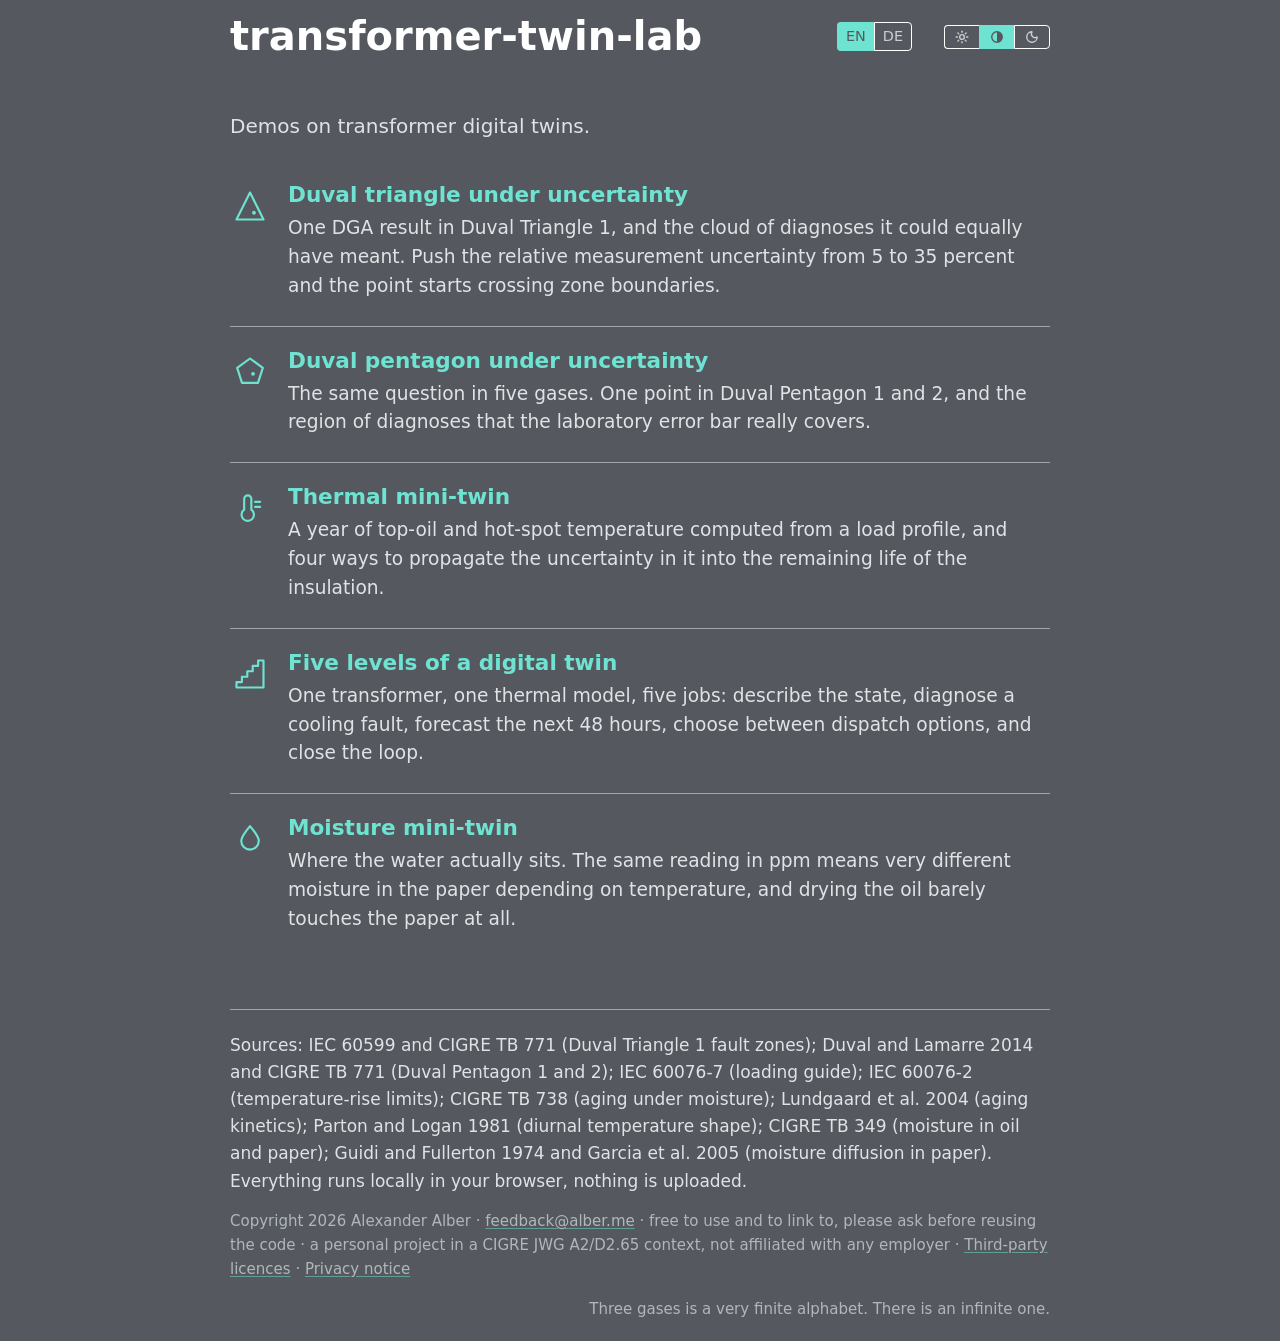
<file: docs/index.html>
<!doctype html>
<html lang="en" data-theme="dark" data-skin="grey" data-theme-live data-lang-default="en">
<head>
  <meta charset="utf-8">
  <script>(function(){var d='grey',P={light:'light',dark:'dark',grey:'dark'},k=function(v){return typeof P[v]=='string'},e=document.documentElement,t=new URLSearchParams(location.search).get('theme');if(k(t)){try{localStorage.setItem('theme',t)}catch(x){}}else{try{t=localStorage.getItem('theme')}catch(x){}}if(!k(t))t=d;e.dataset.skin=t;e.dataset.theme=P[t];e.dataset.themeDefault=d;e.style.colorScheme=P[t];})();</script>
  <script>document.documentElement.lang=(new URLSearchParams(location.search).get('lang')||localStorage.getItem('lang')||'en');</script>
  <meta name="viewport" content="width=device-width, initial-scale=1">
  <title>transformer-twin-lab</title>
  <meta name="description" content="Demos on transformer digital twins.">
  <link rel="stylesheet" href="assets/css/pico.min.css">
  <link rel="stylesheet" href="assets/css/app.css">
  <!-- Favicon: the bare triangle on a transparent ground, no plate behind it.
       A single fixed stroke colour would vanish against one of the two tab
       bars, so the SVG carries its own prefers-color-scheme rule: dark ink on
       a light tab bar, white on a dark one. Same mark on all three pages. -->
  <link rel="icon" type="image/svg+xml" href="data:image/svg+xml,%3Csvg%20xmlns='http://www.w3.org/2000/svg'%20viewBox='0%200%2032%2032'%3E%3Cstyle%3Epath%7Bstroke:%231b1e23%7D@media(prefers-color-scheme:dark)%7Bpath%7Bstroke:%23fff%7D%7D%3C/style%3E%3Cpath%20d='M16%205%2028%2027H4Z'%20fill='none'%20stroke-width='2.5'%20stroke-linejoin='round'/%3E%3C/svg%3E">
  <!-- Landing-page-only styles: the link list below is not shared with the
       demo pages, so it lives here instead of in app.css. Palette variables
       (--tool-border, --tool-label, --tool-note) come from app.css and follow
       whichever of the three skins is active. -->
  <style>
    .tw-linklist {
      list-style: none;
      margin: 1.8rem 0 0;
      padding: 0;
    }
    .tw-linklist li {
      display: flex;
      align-items: flex-start;
      gap: 20px;
      padding: 20px 2px;
      border-top: 1px solid color-mix(in srgb, var(--tool-border) 45%, transparent);
    }
    .tw-linklist li:first-child {
      border-top: none;
      padding-top: 4px;
    }
    .tw-linklist li:last-child {
      padding-bottom: 4px;
    }
    .tw-link-icon {
      flex: 0 0 auto;
      width: 36px;
      height: 36px;
      margin-top: 7px;
      color: var(--pico-primary);
    }
    .tw-link-title {
      margin: 0;
      font-size: 1.08rem;
      font-weight: 600;
      line-height: 1.3;
    }
    .tw-link-title a {
      text-decoration: none;
    }
    .tw-link-title a:hover,
    .tw-link-title a:focus {
      text-decoration: underline;
    }
    .tw-link-desc {
      margin: 5px 0 0;
      color: var(--tool-label);
      font-size: 0.93rem;
      line-height: 1.55;
    }
    .tw-foot-sources {
      margin: 0 0 14px;
      padding-top: 22px;
      border-top: 1px solid color-mix(in srgb, var(--tool-border) 45%, transparent);
      color: var(--tool-label);
      font-size: 0.85rem;
      line-height: 1.6;
    }
    .tw-foot-fine {
      margin: 0;
      color: var(--tool-faint);
      font-size: 0.75rem;
      line-height: 1.6;
    }
    .tw-foot-fine a {
      color: inherit;
    }
    /* The cross link to the sister project: one quiet line at the right edge,
       set apart from the fine print so it does not read as more of it. */
    .tw-foot-cross {
      margin: 16px 0 0;
      text-align: right;
      font-size: 0.75rem;
      line-height: 1.6;
    }
    .tw-foot-cross a {
      color: var(--tool-faint);
      text-decoration: none;
    }
    .tw-foot-cross a:hover,
    .tw-foot-cross a:focus {
      color: var(--tool-label);
      text-decoration: underline;
    }
  </style>
</head>
<body>
  <!-- Same max-width as main and the footer below: Pico's .container is wider
       than that on large screens, which parked the switchers well to the right
       of the column they belong to. The demo pages keep the wide container,
       their content is wide too. -->
  <header class="container tw-head" style="max-width:820px">
    <h1>transformer-twin-lab</h1>
    <div class="lang-switcher">
      <button class="lang-seg" data-lang="en">EN</button><button class="lang-seg" data-lang="de">DE</button>
    </div>
    <div class="theme-switcher">
      <button class="lang-seg theme-seg" data-theme-set="light" aria-label="Light theme" title="Light"></button><button class="lang-seg theme-seg" data-theme-set="grey" aria-label="Grey theme" title="Grey"></button><button class="lang-seg theme-seg" data-theme-set="dark" aria-label="Dark theme" title="Dark"></button>
    </div>
  </header>
  <script src="assets/js/theme.js"></script>
  <script src="assets/js/lang.js"></script>

  <main class="container" style="max-width:820px">
    <!-- The title sits in the header row next to the switchers, the way the
         four demo pages do it; only the subtitle is left here. -->
    <p style="color:var(--tool-label);margin:0.6rem 0 0" data-i18n="sub">Demos on transformer digital twins.</p>
    <ul class="tw-linklist">
      <li>
        <svg class="tw-link-icon" viewBox="0 0 32 32" fill="none" stroke="currentColor" stroke-width="1.9" stroke-linejoin="round" stroke-linecap="round" aria-hidden="true">
          <path d="M16 4 28 28H4Z"/>
          <circle cx="19.5" cy="22" r="1.7" fill="currentColor" stroke="none"/>
        </svg>
        <div>
          <p class="tw-link-title"><a href="duval.html" data-i18n="t.duval">Duval triangle under uncertainty</a></p>
          <p class="tw-link-desc" data-i18n="d.duval">One DGA result in Duval Triangle 1, and the cloud of diagnoses it could equally have meant. Push the relative measurement uncertainty from 5 to 35 percent and the point starts crossing zone boundaries.</p>
        </div>
      </li>
      <li>
        <svg class="tw-link-icon" viewBox="0 0 32 32" fill="none" stroke="currentColor" stroke-width="1.9" stroke-linejoin="round" stroke-linecap="round" aria-hidden="true">
          <polygon points="16,4 27.4,12.3 23.1,25.7 8.9,25.7 4.6,12.3"/>
          <circle cx="18.7" cy="17.6" r="1.7" fill="currentColor" stroke="none"/>
        </svg>
        <div>
          <p class="tw-link-title"><a href="pentagon.html" data-i18n="t.pentagon">Duval pentagon under uncertainty</a></p>
          <p class="tw-link-desc" data-i18n="d.pentagon">The same question in five gases. One point in Duval Pentagon 1 and 2, and the region of diagnoses that the laboratory error bar really covers.</p>
        </div>
      </li>
      <li>
        <svg class="tw-link-icon" viewBox="0 0 32 32" fill="none" stroke="currentColor" stroke-width="1.9" stroke-linejoin="round" stroke-linecap="round" aria-hidden="true">
          <!-- Stem and bulb are one outline, not a rectangle laid over a circle:
               drawn as two shapes their strokes cross inside the bulb and the
               thermometer reads as a capsule stuck on a ball. The bulb arc runs
               the long way round from where the stem sides meet the circle. -->
          <path d="M10.8 17.53A5.5 5.5 0 1 0 17.2 17.53V8A3.2 3.2 0 0 0 10.8 8Z"/>
          <line x1="20.5" y1="10.5" x2="25" y2="10.5"/>
          <line x1="20.5" y1="15" x2="25" y2="15"/>
        </svg>
        <div>
          <p class="tw-link-title"><a href="thermal.html" data-i18n="t.thermal">Thermal mini-twin</a></p>
          <p class="tw-link-desc" data-i18n="d.thermal">A year of top-oil and hot-spot temperature computed from a load profile, and four ways to propagate the uncertainty in it into the remaining life of the insulation.</p>
        </div>
      </li>
      <li>
        <svg class="tw-link-icon" viewBox="0 0 32 32" fill="none" stroke="currentColor" stroke-width="1.9" stroke-linejoin="round" stroke-linecap="round" aria-hidden="true">
          <!-- Closed like the triangle and the pentagon next to it: the two
               extra edges are the right side down to the baseline and the
               baseline itself, so the staircase encloses an area. -->
          <polygon points="4,28 4,23.2 8.8,23.2 8.8,18.4 13.6,18.4 13.6,13.6 18.4,13.6 18.4,8.8 23.2,8.8 23.2,4 28,4 28,28"/>
        </svg>
        <div>
          <p class="tw-link-title"><a href="levels.html" data-i18n="t.levels">Five levels of a digital twin</a></p>
          <p class="tw-link-desc" data-i18n="d.levels">One transformer, one thermal model, five jobs: describe the state, diagnose a cooling fault, forecast the next 48 hours, choose between dispatch options, and close the loop.</p>
        </div>
      </li>
      <li>
        <svg class="tw-link-icon" viewBox="0 0 32 32" fill="none" stroke="currentColor" stroke-width="1.9" stroke-linejoin="round" stroke-linecap="round" aria-hidden="true">
          <!-- Just the droplet. It used to sit inside a tank wall, and the
               rectangle did nothing: at this size it read as a frame around
               the icon rather than as part of it, so the moisture entry looked
               boxed while the four above it did not. Closed like the triangle
               and the pentagon beside it, and centred and scaled to fill the
               same 32 box they do. -->
          <path d="M16 4.5c5.2 6.2 7.8 10 7.8 13.1a7.8 7.8 0 0 1-15.6 0C8.2 14.5 10.8 10.7 16 4.5Z"/>
        </svg>
        <div>
          <p class="tw-link-title"><a href="moisture.html" data-i18n="t.moisture">Moisture mini-twin</a></p>
          <p class="tw-link-desc" data-i18n="d.moisture">Where the water actually sits. The same reading in ppm means very different moisture in the paper depending on temperature, and drying the oil barely touches the paper at all.</p>
        </div>
      </li>
    </ul>
  </main>
  <footer class="container tw-foot" style="max-width:820px">
    <p class="tw-foot-sources" data-i18n="sources">
      Sources: IEC 60599 and CIGRE TB 771 (Duval Triangle 1 fault zones); Duval and Lamarre 2014
      and CIGRE TB 771 (Duval Pentagon 1 and 2); IEC 60076-7 (loading guide);
      IEC 60076-2 (temperature-rise limits); CIGRE TB 738 (aging under moisture); Lundgaard et al. 2004
      (aging kinetics); Parton and Logan 1981 (diurnal temperature shape);
      CIGRE TB 349 (moisture in oil and paper); Guidi and Fullerton 1974 and Garcia et al. 2005
      (moisture diffusion in paper).
      Everything runs locally in your browser, nothing is uploaded.
    </p>
    <p class="tw-foot-fine">
      Copyright 2026 Alexander Alber · <a href="mailto:feedback@alber.me">feedback@alber.me</a> ·
      <span data-i18n="fine">free to use and to link to, please ask before reusing the code ·
      a personal project in a CIGRE JWG A2/D2.65 context, not affiliated with any employer</span> ·
      <a href="assets/THIRD-PARTY.md" data-i18n="thirdparty">Third-party licences</a> ·
      <!-- Written out in full rather than as /datenschutz.html: the pages have to
           work from file:// as well, where a root-relative path points at the
           filesystem. A link makes no request until it is followed, so this does
           not break the offline rule. -->
      <a href="https://alber.me/datenschutz.html" data-i18n="privacy">Privacy notice</a>
    </p>
    <!-- Cross link to the sister project on automata over infinite alphabets.
         Same reasoning as the privacy link above: an external href makes no
         request until it is followed, so the offline rule still holds. The
         German line is not a translation of the English one. It plays on a
         tourism slogan that only lands with German speakers, and those are
         the ones sitting in the room. -->
    <p class="tw-foot-cross">
      <a href="https://alber.me/infinite-alphabets/" data-i18n="cross">Three gases is a very finite alphabet. There is an infinite one.</a>
    </p>
  </footer>

  <!-- The German side of this page. English lives in the markup, German in one
       table here, keyed by data-i18n; the same split the author's personal site
       uses on its one page without React. window.__setLang is what makes
       lang.js switch live (with the channel split) instead of reloading. -->
  <script>
  (function () {
    var DE = {
      'sub': 'Demos zu digitalen Zwillingen von Leistungstransformatoren.',

      't.duval': 'Duval-Dreieck unter Unsicherheit',
      'd.duval': 'Ein DGA-Ergebnis im Duval-Dreieck 1, und die Wolke der Diagnosen, die es genauso gut hätte bedeuten können. Zieht man die relative Messunsicherheit von 5 auf 35 Prozent hoch, wandert der Punkt über Zonengrenzen.',
      't.pentagon': 'Duval-Pentagon unter Unsicherheit',
      'd.pentagon': 'Dieselbe Frage in fünf Gasen. Ein Punkt im Duval-Pentagon 1 und 2, und das Gebiet der Diagnosen, das der Fehlerbalken des Labors tatsächlich abdeckt.',
      't.thermal': 'Thermischer Mini-Zwilling',
      'd.thermal': 'Ein Jahr Öl- und Hotspot-Temperatur, aus einem Lastprofil gerechnet, und vier Wege, deren Unsicherheit in die Restlebensdauer der Isolierung fortzupflanzen.',
      't.levels': 'Fünf Stufen eines digitalen Zwillings',
      'd.levels': 'Ein Transformator, ein thermisches Modell, fünf Aufgaben: den Zustand beschreiben, einen Kühlungsfehler diagnostizieren, die nächsten 48 Stunden vorhersagen, zwischen Fahrweisen entscheiden und den Regelkreis schließen.',
      't.moisture': 'Feuchte-Mini-Zwilling',
      'd.moisture': 'Wo das Wasser wirklich sitzt. Derselbe ppm-Wert bedeutet je nach Temperatur sehr unterschiedliche Feuchte im Papier, und eine Öltrocknung rührt das Papier kaum an.',

      'sources': 'Quellen: IEC 60599 und CIGRE TB 771 (Fehlerzonen im Duval-Dreieck 1); Duval und Lamarre 2014 und CIGRE TB 771 (Duval-Pentagon 1 und 2); IEC 60076-7 (Belastungsrichtlinie); IEC 60076-2 (Grenzen der Übertemperatur); CIGRE TB 738 (Alterung unter Feuchte); Lundgaard et al. 2004 (Alterungskinetik); Parton und Logan 1981 (Tagesgang der Temperatur); CIGRE TB 349 (Feuchte in Öl und Papier); Guidi und Fullerton 1974 und Garcia et al. 2005 (Feuchtediffusion im Papier). Alles rechnet lokal im Browser, nichts wird hochgeladen.',
      'fine': 'frei zu benutzen und zu verlinken, für die Weiterverwendung des Codes bitte kurz fragen · ein privates Projekt im Kontext der CIGRE JWG A2/D2.65, ohne Verbindung zu einem Arbeitgeber',
      'cross': 'Nett hier. Aber haben Sie schon mal ein unendliches Alphabet gesehen?',
      'thirdparty': 'Lizenzen Dritter',
      'privacy': 'Datenschutz'
    };

    /* The English wording is taken off the markup once, into a map rather than
       a data-en attribute: lang.js relabels [data-en][data-de] elements itself,
       and the page content has no business showing up in that query. */
    var els = document.querySelectorAll('[data-i18n]');
    var EN = new Map();
    els.forEach(function (e) { EN.set(e, e.textContent); });

    var META = {
      en: { title: 'transformer-twin-lab', desc: 'Demos on transformer digital twins.' },
      de: { title: 'transformer-twin-lab', desc: 'Demos zu digitalen Zwillingen von Leistungstransformatoren.' }
    };

    function apply(lang) {
      var de = lang === 'de';
      els.forEach(function (e) {
        var s = DE[e.dataset.i18n];
        e.textContent = de && s ? s : EN.get(e);
      });
      var m = META[de ? 'de' : 'en'];
      document.title = m.title;
      var md = document.querySelector('meta[name="description"]');
      if (md) md.setAttribute('content', m.desc);
    }

    window.__setLang = apply;
    if (document.documentElement.lang === 'de') apply('de');
  })();
  </script>
</body>
</html>
</file>
<file: docs/assets/css/app.css>
/* transformer-twin-lab: shared styles for the demo pages.
   Three skins (grey is the default, light and dark stay switchable), one accent
   colour. The ladders and the switch mechanics follow the conventions of the
   author's personal site, trimmed to what these pages actually use.

   THE ONE KNOB: the accent of the default (grey) skin lives in --accent below.
   Swap that single value (e.g. to an orange) and the segmented controls, form
   focus rings, links and every canvas contour follow, because the canvases
   re-read the computed palette at runtime. */

/* The page background, readable from inside a button (Pico redefines
   --pico-background-color on buttons, so an alias declared on html is needed). */
html {
  --page-bg: var(--pico-background-color);
}

/* === DARK THEME (cool slate + steel blue) === */
html[data-theme="dark"] {
  --pico-background-color: #14181f;
  --pico-color: #dde5ee;
  --pico-primary: #7d9bb8;
  --pico-primary-hover: #9db8d2;
  --pico-muted-color: #74808f;
  --pico-muted-border-color: #262e3a;
  --pico-card-background-color: #1a202a;

  --tool-emph:     #e1e8f0;
  --tool-text:     #bcc5cf;
  --tool-label:    #99a4af;
  --tool-note:     #778390;
  --tool-faint:    #566472;
  /* Not the fourth rung of the even ladder any more, but solved from the
     contrast requirement (2026-09-17, taken over from the author's site, where
     the same round happened on 2026-09-06). --tool-border outlines frames, the
     segmented controls, the buttons and, since this change, Pico's form fields.
     Those are user interface components, and WCAG 1.4.11 asks for 3:1 against
     every adjacent surface. The old #374656 sat at 1.65 to 1.84 against the
     backgrounds used here and was invisible on a beamer; #68798a holds 3.56 to
     3.97 against the page, the card, --tool-surface, --tool-panel and
     --tool-subtle. */
  --tool-border:   #68798a;
  --tool-hairline: #1a2a3a;
  --tool-grid:     #45596d;
  --tool-ink:      #0a1928;
  --tool-panel:    #0a1928;
  --tool-surface:  #111c28;
  --tool-subtle:   #17232f;
  --tool-shadow:   rgba(0, 0, 0, .45);
  --tool-panel-shadow: 0 12px 28px var(--tool-shadow);
  --tool-sig-good: #4ade80;
  --tool-sig-warn: #facc15;
  --tool-sig-bad:  #f87171;
  --tool-sig-info: #38bdf8;
}

/* === LIGHT THEME === */
html[data-theme="light"] {
  --pico-background-color: #ffffff;
  --pico-color: #1b2430;
  --pico-primary: #3a6a96;
  --pico-primary-hover: #27506f;
  --pico-muted-color: #5d6b7c;
  --pico-muted-border-color: #d8e0ea;
  --pico-card-background-color: #ffffff;

  --tool-emph:     #0c1c2b;
  --tool-text:     #293746;
  --tool-label:    #485563;
  --tool-note:     #687481;
  --tool-faint:    #8b96a1;
  /* See the dark skin: solved for 3:1, not a rung of the ladder. The old
     #afb8c1 sat at 1.80 to 2.01, #838b94 holds 3.09 to 3.45. */
  --tool-border:   #838b94;
  --tool-hairline: #d5dce3;
  --tool-grid:     #d5dce3;
  --tool-ink:      #ecf3fb;
  --tool-panel:    #ecf3fb;
  --tool-surface:  #ffffff;
  --tool-subtle:   #f1f5f9;
  --tool-shadow:   transparent;
  --tool-panel-shadow: var(--pico-box-shadow);
  --tool-sig-good: #15803d;
  --tool-sig-warn: #a16207;
  --tool-sig-bad:  #b91c1c;
  --tool-sig-info: #0369a1;
}

/* Couple Pico's form border to --tool-border (2026-09-17, as on the author's
   site). Pico ships #2a3140 on dark and #cfd5e2 on light, both around 1.3:1
   against the page: number fields and selects read as borderless while the
   segments and buttons next to them carry an outline. The grey skin is the
   exception and keeps its white, which is stronger still.

   The attribute is doubled on purpose: Pico's light values hang on
   `:root:not([data-theme=dark])`, specificity 0-2-0, and a plain
   html[data-theme="light"] is only 0-1-1 and would lose. Doubled it is 0-2-1.
   Grey carries data-theme="dark" as well and is therefore matched here too,
   but the block below is 0-3-1 and wins; it also sets --tool-border to white,
   so both paths would agree anyway. */
html[data-theme][data-theme] {
  --pico-form-element-border-color: var(--tool-border);
}

/* === GREY SKIN (the default here: white on mid grey, outlines instead of
   fills, exactly one accent) ===
   It is a skin, not a theme: the head bootstrap sets data-skin="grey" together
   with data-theme="dark", so the dark blocks apply first and this overrides.
   The attribute is tripled so this block wins on specificity regardless of
   where it sits in the file. */
html[data-skin="grey"][data-skin="grey"][data-skin="grey"] {
  /* THE accent. The only colour on the page besides the greys. */
  --accent: #6fe3d2;
  --accent-hover: color-mix(in srgb, var(--accent) 72%, white);

  --pico-background-color: #55595f;
  --pico-color: #f2f4f5;
  --pico-muted-color: #c9cfd2;
  --pico-muted-border-color: #9aa1a6;
  --pico-h1-color: #ffffff;
  --pico-h2-color: #ffffff;
  --pico-h3-color: #f2f4f5;
  --pico-primary: var(--accent);
  --pico-primary-background: var(--accent);
  --pico-primary-border: var(--accent);
  --pico-primary-underline: color-mix(in srgb, var(--accent) 50%, transparent);
  --pico-primary-hover: var(--accent-hover);
  --pico-primary-hover-background: var(--accent-hover);
  --pico-primary-hover-border: var(--accent-hover);
  --pico-primary-focus: color-mix(in srgb, var(--accent) 37%, transparent);
  --pico-primary-inverse: #22262b;
  --pico-card-background-color: #55595f;
  --pico-card-border-color: #ffffff;
  --pico-card-box-shadow: none;
  --pico-box-shadow: none;
  --pico-button-box-shadow: none;
  --pico-button-hover-box-shadow: none;
  --pico-form-element-background-color: #55595f;
  --pico-form-element-border-color: #ffffff;
  --pico-form-element-color: #f2f4f5;
  --pico-form-element-placeholder-color: #b0b7bb;
  --pico-form-element-active-background-color: #55595f;
  --pico-form-element-active-border-color: var(--accent);
  --pico-form-element-focus-color: var(--accent);

  /* Tool ladder, compressed: separation comes from the white border, not from
     lightness steps. */
  --tool-emph:     #ffffff;
  --tool-text:     #f2f4f5;
  --tool-label:    #dfe3e5;
  --tool-note:     #c9cfd2;
  --tool-faint:    #b0b7bb;
  --tool-border:   #ffffff;
  --tool-hairline: #9aa1a6;
  --tool-grid:     #b0b7bb;
  --tool-ink:      #22262b;
  --tool-panel:    #55595f;
  --tool-surface:  #55595f;
  --tool-subtle:   #5c6167;
  --tool-shadow:   transparent;
  --tool-panel-shadow: none;
  /* Achromatic signals: the only channel left is brightness, so it goes to
     whatever the reader must not miss. Info keeps the accent, its one job. */
  --tool-sig-good: #b3babe;
  --tool-sig-warn: #d9dde0;
  --tool-sig-bad:  #ffffff;
  --tool-sig-info: var(--accent);
}

/* === SCROLLBARS ===
   The head bootstrap on every page mirrors the polarity onto
   `element.style.colorScheme`, and theme.js keeps it in sync on a switch, so
   light and dark already get a scrollbar of the right polarity from the first
   paint. Two things are still wrong without the rules below.

   Grey is the case that needs naming. It IS data-theme="dark", so it inherits
   the browser's dark scrollbar, and that scrollbar is built for a near-black
   page: on #55595f the track comes out darker than the page and the thumb
   nearly black. That is the wrong lightness direction and the opposite of what
   this skin says everywhere else, namely that surfaces are the same grey and
   structure is the outline drawn on top. The thumb is therefore named in the
   hairline grey (#9aa1a6, the value of --tool-hairline and
   --pico-muted-border-color here), which is the weight a separator carries in
   this skin.

   In light and dark the polarity is right but the thumb is achromatic, and
   next to a cool slate page a neutral grey strip reads as foreign. Each thumb
   is therefore derived from that skin's own background: same hue, lightness
   moved away from the page (up in dark, down in light). Tinted, not coloured:
   the accent stays reserved for the data.

   The track is `transparent` rather than a colour, and that is a fix, not a
   default. A painted track is an opaque strip the full height of the scroll
   container, so on anything with a border-radius (the log panel, the popovers)
   it squares off the rounded corner. Transparent lets the element's own
   clipped background show through, and it means the track needs no per-surface
   value: a panel in --tool-subtle gets the right backdrop for free.

   Each rule names the root AND its descendants. scrollbar-color inherits, but
   a scroll container that establishes its own scrollbar does not always take
   the inherited value in Chromium, so naming the descendants is what actually
   reaches the log panel and the popovers.

   Literal hex rather than var(): these sit on the root element, where the tool
   ladder is declared in the same block, and the cascade order inside one
   declaration list is not something to rely on.

   The grey attribute is tripled for the same reason as the ladder block above,
   so that it wins regardless of where it sits in the file. Untripled its
   descendant half is 0-1-1, exactly tying the data-theme="dark" one, and the
   tie is currently resolved only by this block coming later: moving either
   rule would silently put the dark thumb on the grey page. Tripled it is
   0-3-1 and the order stops mattering.
   No ::-webkit-scrollbar pseudo-elements anywhere: one mechanism per element,
   or Firefox and Chromium would disagree on the same panel. */
html[data-theme="dark"],
html[data-theme="dark"] * {
  scrollbar-color: #50607c transparent;
}

html[data-theme="light"],
html[data-theme="light"] * {
  scrollbar-color: #829db6 transparent;
}

html[data-skin="grey"][data-skin="grey"][data-skin="grey"],
html[data-skin="grey"][data-skin="grey"][data-skin="grey"] * {
  scrollbar-color: #9aa1a6 transparent;
}

/* === SEGMENTED CONTROL (settings switchers, incl. the theme switcher) === */
.lang-seg {
  font-size: 0.72rem;
  padding: 2px 8px;
  margin: 0;
  background: transparent;
  /* --tool-border, not --pico-muted-border-color (2026-09-17). Pico's muted
     border is a hairline meant for separators; at #262e3a on dark and #d8e0ea
     on light it left the unselected segments at about 1.3:1, so the control
     read as one selected pill next to two ghosts. --tool-border is solved for
     3:1 and is what every framed element on these pages already uses. */
  border: 1px solid var(--tool-border);
  cursor: pointer;
  color: var(--pico-muted-color);
  line-height: 1.6;
  white-space: nowrap;
  transition: background 0.12s, color 0.12s, border-color 0.12s;
  border-radius: 4px;
  width: auto;
}
/* Corners and shared borders follow adjacency, so a lone button stays fully
   rounded and a group joins seamlessly. */
.lang-seg:has(+ .lang-seg) {
  border-top-right-radius: 0;
  border-bottom-right-radius: 0;
  border-right: none;
}
.lang-seg + .lang-seg {
  border-top-left-radius: 0;
  border-bottom-left-radius: 0;
}
.lang-seg.active {
  background: var(--pico-primary);
  color: var(--page-bg);
  border-color: var(--pico-primary);
}
.lang-seg:hover:not(.active):not(:disabled),
.lang-seg:focus:not(.active):not(:disabled) {
  background: transparent;
  border-color: var(--pico-primary);
  color: var(--pico-primary);
}

/* Theme switcher: sun / contrast / moon as SVG masks tinted with currentColor,
   so they need no translation and follow every skin. */
.theme-switcher {
  display: flex;
  align-items: center;
}
.theme-seg {
  display: inline-flex;
  align-items: center;
  justify-content: center;
  padding: 4px 10px;
}
.theme-seg::before {
  content: "";
  width: 14px;
  height: 14px;
  background-color: currentColor;
  -webkit-mask: var(--icon) no-repeat center / contain;
  mask: var(--icon) no-repeat center / contain;
}
.theme-seg[data-theme-set="light"] { --icon: url('../img/icons/theme-sun.svg'); }
.theme-seg[data-theme-set="dark"]  { --icon: url('../img/icons/theme-moon.svg'); }
.theme-seg[data-theme-set="grey"]  { --icon: url('../img/icons/theme-contrast.svg'); }

/* === THEME CHANGE ANIMATION ===
   Browsers with the View Transitions API animate two page snapshots on the
   GPU: the old one holds still while the new one sweeps in from the top-right
   corner, where the switcher sits. The gradient stops approximate a smoothstep
   so the moving boundary is a soft ramp, not a clip edge. */
::view-transition-old(root) { animation: none; }
::view-transition-new(root) {
  mask-image: linear-gradient(to bottom left,
    rgb(0 0 0) 38%, rgb(0 0 0 / 0.92) 43%, rgb(0 0 0 / 0.5) 50%,
    rgb(0 0 0 / 0.08) 57%, transparent 62%);
  mask-size: 300% 300%;
  mask-repeat: no-repeat;
  animation: theme-sweep 1.2s ease-in-out both;
}
@keyframes theme-sweep {
  from { mask-position: 0% 100%; }
  to   { mask-position: 100% 0%; }
}
/* Fallback without the API: transition every element for half a second. On for
   600ms via JS and never during normal browsing. */
html.theme-morph, html.theme-morph * {
  transition: background-color 0.5s ease, color 0.5s ease, border-color 0.5s ease,
    fill 0.5s ease, stroke 0.5s ease, box-shadow 0.5s ease;
}
@media (prefers-reduced-motion: reduce) {
  html.theme-morph, html.theme-morph * { transition: none; }
  ::view-transition-old(root), ::view-transition-new(root) { animation: none; }
  ::view-transition-new(root) { mask-image: none; }
}

/* === LANGUAGE CHANGE ANIMATION ===
   The per-element fallback, driven by lang.js on browsers without view
   transitions: the new wording washes down the page instead of appearing all at
   once. Each element holds its old wording, comes apart, is retexted at the
   trough and pulls itself back together.

   Coming apart is a channel split: a red copy runs right, a cyan one left, the
   glyph stays put. Two text-shadows rather than three real layers, because the
   text nodes belong to React and cloning them would mean fighting it for them.
   For a shift of a fraction of an em that is not a cheat but the same picture:
   white where all three channels still overlap, red and cyan where they no
   longer do. The offsets are in em, so a heading comes apart further than a
   footnote and the effect keeps its proportions.

   The 40% mark must stay in step with LANG_TROUGH in lang.js: that is where the
   element is blank and the text is swapped unseen. `backwards` keeps it whole
   during its delay, so nothing stirs before its turn. */
.lang-swap { animation: lang-swap 0.42s ease-in-out backwards; }
@keyframes lang-swap {
  0%   { opacity: 1;   text-shadow: 0 0 rgba(255, 0, 0, 0),      0 0 rgba(0, 255, 255, 0); }
  28%  { opacity: 0.5; text-shadow: 0.22em 0 rgba(255, 0, 0, 0.9), -0.22em 0 rgba(0, 255, 255, 0.9); }
  40%  { opacity: 0;   text-shadow: 0.3em 0 rgba(255, 0, 0, 0.9), -0.3em 0 rgba(0, 255, 255, 0.9); }
  58%  { opacity: 0.5; text-shadow: 0.22em 0 rgba(255, 0, 0, 0.9), -0.22em 0 rgba(0, 255, 255, 0.9); }
  100% { opacity: 1;   text-shadow: 0 0 rgba(255, 0, 0, 0),      0 0 rgba(0, 255, 255, 0); }
}
@media (prefers-reduced-motion: reduce) {
  .lang-swap { animation: none; }
}

/* The same swap as a post effect on the whole rendered page, wherever view
   transitions exist. lang.js sets .lang-vt on <html> for the duration, both to
   keep the theme sweep's unscoped rules off these snapshots and to make the
   pair of rules easy to find. The old page comes apart into its channels while
   the new one wipes down over it, so rules, panels and the canvas break up
   along with the text. The wipe replaces the per-element wave: with the page
   frozen as a texture there is nothing left to stagger.

   Both snapshots run the same walk, and its band is where the wipe's edge is,
   so the page comes apart just ahead of the edge and closes up just behind it.
   The disturbance travels instead of happening everywhere at once.

   @keyframes lang-vt-wave is not here but in lang.js, which generates it
   alongside the filters it steps through: `filter` interpolates discretely, so
   the movement is one filter per band position, and the two have to agree. */
html.lang-vt::view-transition-old(root) {
  animation: lang-vt-wave 1.1s linear both;
}
/* Same construction as the theme sweep, but straight down: an oversized mask
   whose soft edge travels from the top of the viewport to the bottom.

   The numbers are all about where the soft edge is, and they are tied to each
   other. The edge has to travel from just above the viewport to just below it,
   0.2 of a screen ahead of and behind the visible run, or it appears to start
   and stop on screen. That travel has to happen while the tile's opaque end
   still covers everything above the edge: mask-position must not go below 0,
   because past that the top of the tile drops below the top of the screen, and
   with no-repeat everything above it counts as clear. The new page is then
   un-revealed in a strip at the top for the last stretch of the run, which
   looks like the header flickering back to the old language just as the wave
   finishes.

   So the overshoot is bought with tile height instead: the tile is three
   viewports tall, the 50% stop sits at 37.3% of it, which puts the edge 1.12
   screens down at position 0, and the run starts at 62%, which puts it 0.12
   screens above the top. Timing is linear, because a wave that accelerates in
   the middle and dawdles at the ends does not read as a wave at all, it reads
   as the whole page changing at once. LANG_TRAVEL in lang.js is the same -0.12
   to 1.12 and has to stay in step, or the band and the edge drift apart. */
html.lang-vt::view-transition-new(root) {
  mask-image: linear-gradient(to bottom,
    rgb(0 0 0) 34%, rgb(0 0 0 / 0.5) 37.3%, transparent 40.7%);
  mask-size: 100% 300%;
  mask-repeat: no-repeat;
  animation: lang-vt-wipe 1.1s linear both,
             lang-vt-wave 1.1s linear both;
}
@keyframes lang-vt-wipe {
  from { mask-position: 50% 62%; }
  to   { mask-position: 50% 0%; }
}

/* The language switcher sits next to the theme switcher in the page header;
   the two are separate groups, so a gap keeps them from reading as one
   six-button control. */
.lang-switcher {
  display: flex;
  align-items: center;
  margin-right: 12px;
}

/* === PAGE LAYOUT (shared by the demo pages) === */
.tw-head {
  display: flex;
  justify-content: flex-end;
  padding-top: 14px;
}
/* With a title in the same row the switchers move to the other end of it. Not
   space-between: with two switchers in the row that would push them apart
   instead of keeping them together at the right. */
.tw-head:has(h1) {
  align-items: center;
  gap: 20px;
}
.tw-head h1 { margin: 0; margin-right: auto; }
.tw-stage {
  display: block;
  width: 100%;
  background: color-mix(in srgb, var(--tool-panel) 55%, transparent);
  border: 1px solid var(--tool-border);
  border-radius: 8px;
  box-shadow: var(--tool-panel-shadow);
  touch-action: none;
  cursor: grab;
}
.tw-stage.dragging { cursor: grabbing; }
.tw-controls {
  display: flex;
  gap: 18px;
  flex-wrap: wrap;
  align-items: center;
  margin: 14px 2px 0;
  font-size: 13px;
  color: var(--tool-label);
}
.tw-controls label {
  display: flex;
  align-items: center;
  gap: 7px;
  margin: 0;
  font-size: 13px;
  color: var(--tool-label);
}
.tw-controls input {
  width: 74px;
  margin: 0;
  padding: 3px 8px;
  font-size: 14px;
  height: auto;
}
.tw-read {
  display: flex;
  gap: 18px;
  flex-wrap: wrap;
  align-items: baseline;
  font-size: 12.5px;
  color: var(--tool-note);
  margin: 10px 2px 0;
  font-variant-numeric: tabular-nums;
}
.tw-read b { color: var(--tool-text); font-weight: 600; }
.tw-foot {
  margin-top: 26px;
  font-size: 11px;
  color: var(--tool-faint);
  line-height: 1.7;
}

/* === TABS (choose a VIEW) ===
   The house pattern for choosing a VIEW, as opposed to .lang-seg above, which
   chooses a SETTING. The distinction is the point: as a segmented control the
   tab switch would look exactly like the half dozen settings under it.
   Underlined tabs say "these are the sections" instead.
   The strip carries the baseline and the active tab overpaints it thicker, so
   the underline must sit ON the strip's line, hence the negative bottom margin
   on the buttons.
   Shared here rather than per page: this block stood three times, byte for
   byte, in levels.html, moisture.html and thermal.html. */
.tabstrip {
  display: flex;
  gap: 22px;
  flex-wrap: wrap;
  border-bottom: 1px solid var(--tool-hairline);
  /* A line of air under the strip, for every tab at once. Each tab keeps its
     own margin on top of this for whatever else it needs; putting the common
     part here is what stops the four from drifting apart. */
  margin-bottom: 20px;
}
.tabstrip > button {
  margin: 0 0 -1px;
  padding: 4px 2px 6px;
  width: auto;
  background: transparent;
  border: none;
  border-bottom: 2px solid transparent;
  border-radius: 0;
  font-size: 1rem;
  font-weight: 500;
  line-height: 1.3;
  color: var(--tool-label);
  cursor: pointer;
}
/* Pico redefines colour and border on button:is(:hover,:active,:focus); both
   have to be taken back explicitly or the tab grows a blue box.
   See the shared focus rule near the end of this file for the third thing it
   sets there, the box-shadow ring. */
.tabstrip > button:hover:not(.active),
.tabstrip > button:focus:not(.active) {
  background: transparent;
  border-color: transparent;
  border-bottom-color: var(--tool-hairline);
  color: var(--tool-emph);
}
.tabstrip > button.active,
.tabstrip > button.active:hover,
.tabstrip > button.active:focus {
  background: transparent;
  color: var(--pico-primary);
  border-bottom-color: var(--pico-primary);
  font-weight: 600;
}
.tabstrip > button:disabled { opacity: 0.45; cursor: not-allowed; }

/* === ACTION BUTTONS ===
   Ported from alber.me/design-conventions.html, not imported: these pages are
   self-contained and offline by rule, so the rule body is a copy. Values are
   that page's exactly, including the 1.5px border and the radius 8, because a
   button that is nearly the site button is worse than either.

   The convention that comes with it: an icon marks a button that PERFORMS AN
   ACTION on something (play, run a treatment, export), while choices, filters
   and tabs stay bare. A row where every button has a picture is wallpaper.

   width: auto and margin: 0 are load-bearing: Pico gives button[type=button] a
   bottom margin and stretches submit buttons to full width, and either one
   wrecks a row of buttons. */
.tool-btn {
  display: inline-flex; align-items: center; justify-content: center;
  gap: 7px; width: auto; margin: 0;
  padding: 0.4rem 0.9rem;
  font-family: inherit; font-size: 0.8rem; line-height: 1.35;
  cursor: pointer;
  border: 1.5px solid var(--tool-border); border-radius: 8px;
  background: var(--tool-surface); color: var(--tool-text);
  transition: border-color 0.12s, background 0.12s, color 0.12s;
}
.tool-btn:hover:not(:disabled) { border-color: var(--tool-note); }
.tool-btn:disabled { opacity: 0.5; cursor: not-allowed; }
.tool-btn svg { flex: 0 0 auto; }
/* Pure size modifier: it restates no colours, so a variant can never drift
   from the base. */
.tool-btn-sm { padding: 0.28rem 0.7rem; font-size: 0.74rem; border-radius: 7px; }


/* === FOCUS ============================================================
   Pico draws its focus ring as a box-shadow on plain :focus, not on
   :focus-visible. A mouse click therefore leaves a blue box sitting on
   whatever was clicked until focus moves elsewhere, which on the tab strip
   looked like a tab had got stuck (reported 2026-09-17). It only showed on
   the dark and light skins: the ring is --pico-primary-focus, a translucent
   blue that vanishes into the grey skin's own borders.

   So the ring is dropped for pointer focus and reissued as an outline under
   :focus-visible, which is the keyboard case it exists for. An outline rather
   than a box-shadow because it follows border-radius, never affects layout,
   and stays visible in forced-colours mode. Keep this together in one place:
   split across the button classes it drifted, and .tool-btn never had it at
   all. */
.tabstrip > button:focus,
.lang-seg:focus,
.tool-btn:focus,
.th-info:focus {
  box-shadow: none;
  --pico-box-shadow: 0 0 0 rgba(0, 0, 0, 0);
}
.lang-seg:focus-visible,
.tool-btn:focus-visible,
.th-info:focus-visible {
  outline: 2px solid var(--pico-primary);
  outline-offset: 2px;
}
/* The tabs sit tight against the hairline they underline, so their ring goes
   inside: an offset one would cross the strip's bottom border. */
.tabstrip > button:focus-visible {
  outline: 2px solid var(--pico-primary);
  outline-offset: -3px;
}
</file>
<file: docs/assets/css/pico.min.css>
@charset "UTF-8";/*!
 * Pico CSS ✨ v2.1.1 (https://picocss.com)
 * Copyright 2019-2025 - Licensed under MIT
 */:host,:root{--pico-font-family-emoji:"Apple Color Emoji","Segoe UI Emoji","Segoe UI Symbol","Noto Color Emoji";--pico-font-family-sans-serif:system-ui,"Segoe UI",Roboto,Oxygen,Ubuntu,Cantarell,Helvetica,Arial,"Helvetica Neue",sans-serif,var(--pico-font-family-emoji);--pico-font-family-monospace:ui-monospace,SFMono-Regular,"SF Mono",Menlo,Consolas,"Liberation Mono",monospace,var(--pico-font-family-emoji);--pico-font-family:var(--pico-font-family-sans-serif);--pico-line-height:1.5;--pico-font-weight:400;--pico-font-size:100%;--pico-text-underline-offset:0.1rem;--pico-border-radius:0.25rem;--pico-border-width:0.0625rem;--pico-outline-width:0.125rem;--pico-transition:0.2s ease-in-out;--pico-spacing:1rem;--pico-typography-spacing-vertical:1rem;--pico-block-spacing-vertical:var(--pico-spacing);--pico-block-spacing-horizontal:var(--pico-spacing);--pico-grid-column-gap:var(--pico-spacing);--pico-grid-row-gap:var(--pico-spacing);--pico-form-element-spacing-vertical:0.75rem;--pico-form-element-spacing-horizontal:1rem;--pico-group-box-shadow:0 0 0 rgba(0, 0, 0, 0);--pico-group-box-shadow-focus-with-button:0 0 0 var(--pico-outline-width) var(--pico-primary-focus);--pico-group-box-shadow-focus-with-input:0 0 0 0.0625rem var(--pico-form-element-border-color);--pico-modal-overlay-backdrop-filter:blur(0.375rem);--pico-nav-element-spacing-vertical:1rem;--pico-nav-element-spacing-horizontal:0.5rem;--pico-nav-link-spacing-vertical:0.5rem;--pico-nav-link-spacing-horizontal:0.5rem;--pico-nav-breadcrumb-divider:">";--pico-icon-checkbox:url("data:image/svg+xml,%3Csvg xmlns='http://www.w3.org/2000/svg' width='24' height='24' viewBox='0 0 24 24' fill='none' stroke='rgb(255, 255, 255)' stroke-width='4' stroke-linecap='round' stroke-linejoin='round'%3E%3Cpolyline points='20 6 9 17 4 12'%3E%3C/polyline%3E%3C/svg%3E");--pico-icon-minus:url("data:image/svg+xml,%3Csvg xmlns='http://www.w3.org/2000/svg' width='24' height='24' viewBox='0 0 24 24' fill='none' stroke='rgb(255, 255, 255)' stroke-width='4' stroke-linecap='round' stroke-linejoin='round'%3E%3Cline x1='5' y1='12' x2='19' y2='12'%3E%3C/line%3E%3C/svg%3E");--pico-icon-chevron:url("data:image/svg+xml,%3Csvg xmlns='http://www.w3.org/2000/svg' width='24' height='24' viewBox='0 0 24 24' fill='none' stroke='rgb(136, 145, 164)' stroke-width='2' stroke-linecap='round' stroke-linejoin='round'%3E%3Cpolyline points='6 9 12 15 18 9'%3E%3C/polyline%3E%3C/svg%3E");--pico-icon-date:url("data:image/svg+xml,%3Csvg xmlns='http://www.w3.org/2000/svg' width='24' height='24' viewBox='0 0 24 24' fill='none' stroke='rgb(136, 145, 164)' stroke-width='2' stroke-linecap='round' stroke-linejoin='round'%3E%3Crect x='3' y='4' width='18' height='18' rx='2' ry='2'%3E%3C/rect%3E%3Cline x1='16' y1='2' x2='16' y2='6'%3E%3C/line%3E%3Cline x1='8' y1='2' x2='8' y2='6'%3E%3C/line%3E%3Cline x1='3' y1='10' x2='21' y2='10'%3E%3C/line%3E%3C/svg%3E");--pico-icon-time:url("data:image/svg+xml,%3Csvg xmlns='http://www.w3.org/2000/svg' width='24' height='24' viewBox='0 0 24 24' fill='none' stroke='rgb(136, 145, 164)' stroke-width='2' stroke-linecap='round' stroke-linejoin='round'%3E%3Ccircle cx='12' cy='12' r='10'%3E%3C/circle%3E%3Cpolyline points='12 6 12 12 16 14'%3E%3C/polyline%3E%3C/svg%3E");--pico-icon-search:url("data:image/svg+xml,%3Csvg xmlns='http://www.w3.org/2000/svg' width='24' height='24' viewBox='0 0 24 24' fill='none' stroke='rgb(136, 145, 164)' stroke-width='1.5' stroke-linecap='round' stroke-linejoin='round'%3E%3Ccircle cx='11' cy='11' r='8'%3E%3C/circle%3E%3Cline x1='21' y1='21' x2='16.65' y2='16.65'%3E%3C/line%3E%3C/svg%3E");--pico-icon-close:url("data:image/svg+xml,%3Csvg xmlns='http://www.w3.org/2000/svg' width='24' height='24' viewBox='0 0 24 24' fill='none' stroke='rgb(136, 145, 164)' stroke-width='3' stroke-linecap='round' stroke-linejoin='round'%3E%3Cline x1='18' y1='6' x2='6' y2='18'%3E%3C/line%3E%3Cline x1='6' y1='6' x2='18' y2='18'%3E%3C/line%3E%3C/svg%3E");--pico-icon-loading:url("data:image/svg+xml,%3Csvg fill='none' height='24' width='24' viewBox='0 0 24 24' xmlns='http://www.w3.org/2000/svg' %3E%3Cstyle%3E g %7B animation: rotate 2s linear infinite; transform-origin: center center; %7D circle %7B stroke-dasharray: 75,100; stroke-dashoffset: -5; animation: dash 1.5s ease-in-out infinite; stroke-linecap: round; %7D @keyframes rotate %7B 0%25 %7B transform: rotate(0deg); %7D 100%25 %7B transform: rotate(360deg); %7D %7D @keyframes dash %7B 0%25 %7B stroke-dasharray: 1,100; stroke-dashoffset: 0; %7D 50%25 %7B stroke-dasharray: 44.5,100; stroke-dashoffset: -17.5; %7D 100%25 %7B stroke-dasharray: 44.5,100; stroke-dashoffset: -62; %7D %7D %3C/style%3E%3Cg%3E%3Ccircle cx='12' cy='12' r='10' fill='none' stroke='rgb(136, 145, 164)' stroke-width='4' /%3E%3C/g%3E%3C/svg%3E")}@media (min-width:576px){:host,:root{--pico-font-size:106.25%}}@media (min-width:768px){:host,:root{--pico-font-size:112.5%}}@media (min-width:1024px){:host,:root{--pico-font-size:118.75%}}@media (min-width:1280px){:host,:root{--pico-font-size:125%}}@media (min-width:1536px){:host,:root{--pico-font-size:131.25%}}a{--pico-text-decoration:underline}a.contrast,a.secondary{--pico-text-decoration:underline}small{--pico-font-size:0.875em}h1,h2,h3,h4,h5,h6{--pico-font-weight:700}h1{--pico-font-size:2rem;--pico-line-height:1.125;--pico-typography-spacing-top:3rem}h2{--pico-font-size:1.75rem;--pico-line-height:1.15;--pico-typography-spacing-top:2.625rem}h3{--pico-font-size:1.5rem;--pico-line-height:1.175;--pico-typography-spacing-top:2.25rem}h4{--pico-font-size:1.25rem;--pico-line-height:1.2;--pico-typography-spacing-top:1.874rem}h5{--pico-font-size:1.125rem;--pico-line-height:1.225;--pico-typography-spacing-top:1.6875rem}h6{--pico-font-size:1rem;--pico-line-height:1.25;--pico-typography-spacing-top:1.5rem}tfoot td,tfoot th,thead td,thead th{--pico-font-weight:600;--pico-border-width:0.1875rem}code,kbd,pre,samp{--pico-font-family:var(--pico-font-family-monospace)}kbd{--pico-font-weight:bolder}:where(select,textarea),input:not([type=submit],[type=button],[type=reset],[type=checkbox],[type=radio],[type=file]){--pico-outline-width:0.0625rem}[type=search]{--pico-border-radius:5rem}[type=checkbox],[type=radio]{--pico-border-width:0.125rem}[type=checkbox][role=switch]{--pico-border-width:0.1875rem}details.dropdown summary:not([role=button]){--pico-outline-width:0.0625rem}nav details.dropdown summary:focus-visible{--pico-outline-width:0.125rem}[role=search]{--pico-border-radius:5rem}[role=group]:has(button.secondary:focus,[type=submit].secondary:focus,[type=button].secondary:focus,[role=button].secondary:focus),[role=search]:has(button.secondary:focus,[type=submit].secondary:focus,[type=button].secondary:focus,[role=button].secondary:focus){--pico-group-box-shadow-focus-with-button:0 0 0 var(--pico-outline-width) var(--pico-secondary-focus)}[role=group]:has(button.contrast:focus,[type=submit].contrast:focus,[type=button].contrast:focus,[role=button].contrast:focus),[role=search]:has(button.contrast:focus,[type=submit].contrast:focus,[type=button].contrast:focus,[role=button].contrast:focus){--pico-group-box-shadow-focus-with-button:0 0 0 var(--pico-outline-width) var(--pico-contrast-focus)}[role=group] [role=button],[role=group] [type=button],[role=group] [type=submit],[role=group] button,[role=search] [role=button],[role=search] [type=button],[role=search] [type=submit],[role=search] button{--pico-form-element-spacing-horizontal:2rem}details summary[role=button]:not(.outline)::after{filter:brightness(0) invert(1)}[aria-busy=true]:not(input,select,textarea):is(button,[type=submit],[type=button],[type=reset],[role=button]):not(.outline)::before{filter:brightness(0) invert(1)}:host(:not([data-theme=dark])),:root:not([data-theme=dark]),[data-theme=light]{color-scheme:light;--pico-background-color:#fff;--pico-color:#373c44;--pico-text-selection-color:rgba(2, 154, 232, 0.25);--pico-muted-color:#646b79;--pico-muted-border-color:rgb(231, 234, 239.5);--pico-primary:#0172ad;--pico-primary-background:#0172ad;--pico-primary-border:var(--pico-primary-background);--pico-primary-underline:rgba(1, 114, 173, 0.5);--pico-primary-hover:#015887;--pico-primary-hover-background:#02659a;--pico-primary-hover-border:var(--pico-primary-hover-background);--pico-primary-hover-underline:var(--pico-primary-hover);--pico-primary-focus:rgba(2, 154, 232, 0.5);--pico-primary-inverse:#fff;--pico-secondary:#5d6b89;--pico-secondary-background:#525f7a;--pico-secondary-border:var(--pico-secondary-background);--pico-secondary-underline:rgba(93, 107, 137, 0.5);--pico-secondary-hover:#48536b;--pico-secondary-hover-background:#48536b;--pico-secondary-hover-border:var(--pico-secondary-hover-background);--pico-secondary-hover-underline:var(--pico-secondary-hover);--pico-secondary-focus:rgba(93, 107, 137, 0.25);--pico-secondary-inverse:#fff;--pico-contrast:#181c25;--pico-contrast-background:#181c25;--pico-contrast-border:var(--pico-contrast-background);--pico-contrast-underline:rgba(24, 28, 37, 0.5);--pico-contrast-hover:#000;--pico-contrast-hover-background:#000;--pico-contrast-hover-border:var(--pico-contrast-hover-background);--pico-contrast-hover-underline:var(--pico-secondary-hover);--pico-contrast-focus:rgba(93, 107, 137, 0.25);--pico-contrast-inverse:#fff;--pico-box-shadow:0.0145rem 0.029rem 0.174rem rgba(129, 145, 181, 0.01698),0.0335rem 0.067rem 0.402rem rgba(129, 145, 181, 0.024),0.0625rem 0.125rem 0.75rem rgba(129, 145, 181, 0.03),0.1125rem 0.225rem 1.35rem rgba(129, 145, 181, 0.036),0.2085rem 0.417rem 2.502rem rgba(129, 145, 181, 0.04302),0.5rem 1rem 6rem rgba(129, 145, 181, 0.06),0 0 0 0.0625rem rgba(129, 145, 181, 0.015);--pico-h1-color:#2d3138;--pico-h2-color:#373c44;--pico-h3-color:#424751;--pico-h4-color:#4d535e;--pico-h5-color:#5c6370;--pico-h6-color:#646b79;--pico-mark-background-color:rgb(252.5, 230.5, 191.5);--pico-mark-color:#0f1114;--pico-ins-color:rgb(28.5, 105.5, 84);--pico-del-color:rgb(136, 56.5, 53);--pico-blockquote-border-color:var(--pico-muted-border-color);--pico-blockquote-footer-color:var(--pico-muted-color);--pico-button-box-shadow:0 0 0 rgba(0, 0, 0, 0);--pico-button-hover-box-shadow:0 0 0 rgba(0, 0, 0, 0);--pico-table-border-color:var(--pico-muted-border-color);--pico-table-row-stripped-background-color:rgba(111, 120, 135, 0.0375);--pico-code-background-color:rgb(243, 244.5, 246.75);--pico-code-color:#646b79;--pico-code-kbd-background-color:var(--pico-color);--pico-code-kbd-color:var(--pico-background-color);--pico-form-element-background-color:rgb(251, 251.5, 252.25);--pico-form-element-selected-background-color:#dfe3eb;--pico-form-element-border-color:#cfd5e2;--pico-form-element-color:#23262c;--pico-form-element-placeholder-color:var(--pico-muted-color);--pico-form-element-active-background-color:#fff;--pico-form-element-active-border-color:var(--pico-primary-border);--pico-form-element-focus-color:var(--pico-primary-border);--pico-form-element-disabled-opacity:0.5;--pico-form-element-invalid-border-color:rgb(183.5, 105.5, 106.5);--pico-form-element-invalid-active-border-color:rgb(200.25, 79.25, 72.25);--pico-form-element-invalid-focus-color:var(--pico-form-element-invalid-active-border-color);--pico-form-element-valid-border-color:rgb(76, 154.5, 137.5);--pico-form-element-valid-active-border-color:rgb(39, 152.75, 118.75);--pico-form-element-valid-focus-color:var(--pico-form-element-valid-active-border-color);--pico-switch-background-color:#bfc7d9;--pico-switch-checked-background-color:var(--pico-primary-background);--pico-switch-color:#fff;--pico-switch-thumb-box-shadow:0 0 0 rgba(0, 0, 0, 0);--pico-range-border-color:#dfe3eb;--pico-range-active-border-color:#bfc7d9;--pico-range-thumb-border-color:var(--pico-background-color);--pico-range-thumb-color:var(--pico-secondary-background);--pico-range-thumb-active-color:var(--pico-primary-background);--pico-accordion-border-color:var(--pico-muted-border-color);--pico-accordion-active-summary-color:var(--pico-primary-hover);--pico-accordion-close-summary-color:var(--pico-color);--pico-accordion-open-summary-color:var(--pico-muted-color);--pico-card-background-color:var(--pico-background-color);--pico-card-border-color:var(--pico-muted-border-color);--pico-card-box-shadow:var(--pico-box-shadow);--pico-card-sectioning-background-color:rgb(251, 251.5, 252.25);--pico-dropdown-background-color:#fff;--pico-dropdown-border-color:#eff1f4;--pico-dropdown-box-shadow:var(--pico-box-shadow);--pico-dropdown-color:var(--pico-color);--pico-dropdown-hover-background-color:#eff1f4;--pico-loading-spinner-opacity:0.5;--pico-modal-overlay-background-color:rgba(232, 234, 237, 0.75);--pico-progress-background-color:#dfe3eb;--pico-progress-color:var(--pico-primary-background);--pico-tooltip-background-color:var(--pico-contrast-background);--pico-tooltip-color:var(--pico-contrast-inverse);--pico-icon-valid:url("data:image/svg+xml,%3Csvg xmlns='http://www.w3.org/2000/svg' width='24' height='24' viewBox='0 0 24 24' fill='none' stroke='rgb(76, 154.5, 137.5)' stroke-width='2' stroke-linecap='round' stroke-linejoin='round'%3E%3Cpolyline points='20 6 9 17 4 12'%3E%3C/polyline%3E%3C/svg%3E");--pico-icon-invalid:url("data:image/svg+xml,%3Csvg xmlns='http://www.w3.org/2000/svg' width='24' height='24' viewBox='0 0 24 24' fill='none' stroke='rgb(200.25, 79.25, 72.25)' stroke-width='2' stroke-linecap='round' stroke-linejoin='round'%3E%3Ccircle cx='12' cy='12' r='10'%3E%3C/circle%3E%3Cline x1='12' y1='8' x2='12' y2='12'%3E%3C/line%3E%3Cline x1='12' y1='16' x2='12.01' y2='16'%3E%3C/line%3E%3C/svg%3E")}:host(:not([data-theme=dark])) input:is([type=submit],[type=button],[type=reset],[type=checkbox],[type=radio],[type=file]),:root:not([data-theme=dark]) input:is([type=submit],[type=button],[type=reset],[type=checkbox],[type=radio],[type=file]),[data-theme=light] input:is([type=submit],[type=button],[type=reset],[type=checkbox],[type=radio],[type=file]){--pico-form-element-focus-color:var(--pico-primary-focus)}@media only screen and (prefers-color-scheme:dark){:host(:not([data-theme])),:root:not([data-theme]){color-scheme:dark;--pico-background-color:rgb(19, 22.5, 30.5);--pico-color:#c2c7d0;--pico-text-selection-color:rgba(1, 170, 255, 0.1875);--pico-muted-color:#7b8495;--pico-muted-border-color:#202632;--pico-primary:#01aaff;--pico-primary-background:#0172ad;--pico-primary-border:var(--pico-primary-background);--pico-primary-underline:rgba(1, 170, 255, 0.5);--pico-primary-hover:#79c0ff;--pico-primary-hover-background:#017fc0;--pico-primary-hover-border:var(--pico-primary-hover-background);--pico-primary-hover-underline:var(--pico-primary-hover);--pico-primary-focus:rgba(1, 170, 255, 0.375);--pico-primary-inverse:#fff;--pico-secondary:#969eaf;--pico-secondary-background:#525f7a;--pico-secondary-border:var(--pico-secondary-background);--pico-secondary-underline:rgba(150, 158, 175, 0.5);--pico-secondary-hover:#b3b9c5;--pico-secondary-hover-background:#5d6b89;--pico-secondary-hover-border:var(--pico-secondary-hover-background);--pico-secondary-hover-underline:var(--pico-secondary-hover);--pico-secondary-focus:rgba(144, 158, 190, 0.25);--pico-secondary-inverse:#fff;--pico-contrast:#dfe3eb;--pico-contrast-background:#eff1f4;--pico-contrast-border:var(--pico-contrast-background);--pico-contrast-underline:rgba(223, 227, 235, 0.5);--pico-contrast-hover:#fff;--pico-contrast-hover-background:#fff;--pico-contrast-hover-border:var(--pico-contrast-hover-background);--pico-contrast-hover-underline:var(--pico-contrast-hover);--pico-contrast-focus:rgba(207, 213, 226, 0.25);--pico-contrast-inverse:#000;--pico-box-shadow:0.0145rem 0.029rem 0.174rem rgba(7, 8.5, 12, 0.01698),0.0335rem 0.067rem 0.402rem rgba(7, 8.5, 12, 0.024),0.0625rem 0.125rem 0.75rem rgba(7, 8.5, 12, 0.03),0.1125rem 0.225rem 1.35rem rgba(7, 8.5, 12, 0.036),0.2085rem 0.417rem 2.502rem rgba(7, 8.5, 12, 0.04302),0.5rem 1rem 6rem rgba(7, 8.5, 12, 0.06),0 0 0 0.0625rem rgba(7, 8.5, 12, 0.015);--pico-h1-color:#f0f1f3;--pico-h2-color:#e0e3e7;--pico-h3-color:#c2c7d0;--pico-h4-color:#b3b9c5;--pico-h5-color:#a4acba;--pico-h6-color:#8891a4;--pico-mark-background-color:#014063;--pico-mark-color:#fff;--pico-ins-color:#62af9a;--pico-del-color:rgb(205.5, 126, 123);--pico-blockquote-border-color:var(--pico-muted-border-color);--pico-blockquote-footer-color:var(--pico-muted-color);--pico-button-box-shadow:0 0 0 rgba(0, 0, 0, 0);--pico-button-hover-box-shadow:0 0 0 rgba(0, 0, 0, 0);--pico-table-border-color:var(--pico-muted-border-color);--pico-table-row-stripped-background-color:rgba(111, 120, 135, 0.0375);--pico-code-background-color:rgb(26, 30.5, 40.25);--pico-code-color:#8891a4;--pico-code-kbd-background-color:var(--pico-color);--pico-code-kbd-color:var(--pico-background-color);--pico-form-element-background-color:rgb(28, 33, 43.5);--pico-form-element-selected-background-color:#2a3140;--pico-form-element-border-color:#2a3140;--pico-form-element-color:#e0e3e7;--pico-form-element-placeholder-color:#8891a4;--pico-form-element-active-background-color:rgb(26, 30.5, 40.25);--pico-form-element-active-border-color:var(--pico-primary-border);--pico-form-element-focus-color:var(--pico-primary-border);--pico-form-element-disabled-opacity:0.5;--pico-form-element-invalid-border-color:rgb(149.5, 74, 80);--pico-form-element-invalid-active-border-color:rgb(183.25, 63.5, 59);--pico-form-element-invalid-focus-color:var(--pico-form-element-invalid-active-border-color);--pico-form-element-valid-border-color:#2a7b6f;--pico-form-element-valid-active-border-color:rgb(22, 137, 105.5);--pico-form-element-valid-focus-color:var(--pico-form-element-valid-active-border-color);--pico-switch-background-color:#333c4e;--pico-switch-checked-background-color:var(--pico-primary-background);--pico-switch-color:#fff;--pico-switch-thumb-box-shadow:0 0 0 rgba(0, 0, 0, 0);--pico-range-border-color:#202632;--pico-range-active-border-color:#2a3140;--pico-range-thumb-border-color:var(--pico-background-color);--pico-range-thumb-color:var(--pico-secondary-background);--pico-range-thumb-active-color:var(--pico-primary-background);--pico-accordion-border-color:var(--pico-muted-border-color);--pico-accordion-active-summary-color:var(--pico-primary-hover);--pico-accordion-close-summary-color:var(--pico-color);--pico-accordion-open-summary-color:var(--pico-muted-color);--pico-card-background-color:#181c25;--pico-card-border-color:var(--pico-card-background-color);--pico-card-box-shadow:var(--pico-box-shadow);--pico-card-sectioning-background-color:rgb(26, 30.5, 40.25);--pico-dropdown-background-color:#181c25;--pico-dropdown-border-color:#202632;--pico-dropdown-box-shadow:var(--pico-box-shadow);--pico-dropdown-color:var(--pico-color);--pico-dropdown-hover-background-color:#202632;--pico-loading-spinner-opacity:0.5;--pico-modal-overlay-background-color:rgba(7.5, 8.5, 10, 0.75);--pico-progress-background-color:#202632;--pico-progress-color:var(--pico-primary-background);--pico-tooltip-background-color:var(--pico-contrast-background);--pico-tooltip-color:var(--pico-contrast-inverse);--pico-icon-valid:url("data:image/svg+xml,%3Csvg xmlns='http://www.w3.org/2000/svg' width='24' height='24' viewBox='0 0 24 24' fill='none' stroke='rgb(42, 123, 111)' stroke-width='2' stroke-linecap='round' stroke-linejoin='round'%3E%3Cpolyline points='20 6 9 17 4 12'%3E%3C/polyline%3E%3C/svg%3E");--pico-icon-invalid:url("data:image/svg+xml,%3Csvg xmlns='http://www.w3.org/2000/svg' width='24' height='24' viewBox='0 0 24 24' fill='none' stroke='rgb(149.5, 74, 80)' stroke-width='2' stroke-linecap='round' stroke-linejoin='round'%3E%3Ccircle cx='12' cy='12' r='10'%3E%3C/circle%3E%3Cline x1='12' y1='8' x2='12' y2='12'%3E%3C/line%3E%3Cline x1='12' y1='16' x2='12.01' y2='16'%3E%3C/line%3E%3C/svg%3E")}:host(:not([data-theme])) input:is([type=submit],[type=button],[type=reset],[type=checkbox],[type=radio],[type=file]),:root:not([data-theme]) input:is([type=submit],[type=button],[type=reset],[type=checkbox],[type=radio],[type=file]){--pico-form-element-focus-color:var(--pico-primary-focus)}:host(:not([data-theme])) details summary[role=button].contrast:not(.outline)::after,:root:not([data-theme]) details summary[role=button].contrast:not(.outline)::after{filter:brightness(0)}:host(:not([data-theme])) [aria-busy=true]:not(input,select,textarea).contrast:is(button,[type=submit],[type=button],[type=reset],[role=button]):not(.outline)::before,:root:not([data-theme]) [aria-busy=true]:not(input,select,textarea).contrast:is(button,[type=submit],[type=button],[type=reset],[role=button]):not(.outline)::before{filter:brightness(0)}}[data-theme=dark]{color-scheme:dark;--pico-background-color:rgb(19, 22.5, 30.5);--pico-color:#c2c7d0;--pico-text-selection-color:rgba(1, 170, 255, 0.1875);--pico-muted-color:#7b8495;--pico-muted-border-color:#202632;--pico-primary:#01aaff;--pico-primary-background:#0172ad;--pico-primary-border:var(--pico-primary-background);--pico-primary-underline:rgba(1, 170, 255, 0.5);--pico-primary-hover:#79c0ff;--pico-primary-hover-background:#017fc0;--pico-primary-hover-border:var(--pico-primary-hover-background);--pico-primary-hover-underline:var(--pico-primary-hover);--pico-primary-focus:rgba(1, 170, 255, 0.375);--pico-primary-inverse:#fff;--pico-secondary:#969eaf;--pico-secondary-background:#525f7a;--pico-secondary-border:var(--pico-secondary-background);--pico-secondary-underline:rgba(150, 158, 175, 0.5);--pico-secondary-hover:#b3b9c5;--pico-secondary-hover-background:#5d6b89;--pico-secondary-hover-border:var(--pico-secondary-hover-background);--pico-secondary-hover-underline:var(--pico-secondary-hover);--pico-secondary-focus:rgba(144, 158, 190, 0.25);--pico-secondary-inverse:#fff;--pico-contrast:#dfe3eb;--pico-contrast-background:#eff1f4;--pico-contrast-border:var(--pico-contrast-background);--pico-contrast-underline:rgba(223, 227, 235, 0.5);--pico-contrast-hover:#fff;--pico-contrast-hover-background:#fff;--pico-contrast-hover-border:var(--pico-contrast-hover-background);--pico-contrast-hover-underline:var(--pico-contrast-hover);--pico-contrast-focus:rgba(207, 213, 226, 0.25);--pico-contrast-inverse:#000;--pico-box-shadow:0.0145rem 0.029rem 0.174rem rgba(7, 8.5, 12, 0.01698),0.0335rem 0.067rem 0.402rem rgba(7, 8.5, 12, 0.024),0.0625rem 0.125rem 0.75rem rgba(7, 8.5, 12, 0.03),0.1125rem 0.225rem 1.35rem rgba(7, 8.5, 12, 0.036),0.2085rem 0.417rem 2.502rem rgba(7, 8.5, 12, 0.04302),0.5rem 1rem 6rem rgba(7, 8.5, 12, 0.06),0 0 0 0.0625rem rgba(7, 8.5, 12, 0.015);--pico-h1-color:#f0f1f3;--pico-h2-color:#e0e3e7;--pico-h3-color:#c2c7d0;--pico-h4-color:#b3b9c5;--pico-h5-color:#a4acba;--pico-h6-color:#8891a4;--pico-mark-background-color:#014063;--pico-mark-color:#fff;--pico-ins-color:#62af9a;--pico-del-color:rgb(205.5, 126, 123);--pico-blockquote-border-color:var(--pico-muted-border-color);--pico-blockquote-footer-color:var(--pico-muted-color);--pico-button-box-shadow:0 0 0 rgba(0, 0, 0, 0);--pico-button-hover-box-shadow:0 0 0 rgba(0, 0, 0, 0);--pico-table-border-color:var(--pico-muted-border-color);--pico-table-row-stripped-background-color:rgba(111, 120, 135, 0.0375);--pico-code-background-color:rgb(26, 30.5, 40.25);--pico-code-color:#8891a4;--pico-code-kbd-background-color:var(--pico-color);--pico-code-kbd-color:var(--pico-background-color);--pico-form-element-background-color:rgb(28, 33, 43.5);--pico-form-element-selected-background-color:#2a3140;--pico-form-element-border-color:#2a3140;--pico-form-element-color:#e0e3e7;--pico-form-element-placeholder-color:#8891a4;--pico-form-element-active-background-color:rgb(26, 30.5, 40.25);--pico-form-element-active-border-color:var(--pico-primary-border);--pico-form-element-focus-color:var(--pico-primary-border);--pico-form-element-disabled-opacity:0.5;--pico-form-element-invalid-border-color:rgb(149.5, 74, 80);--pico-form-element-invalid-active-border-color:rgb(183.25, 63.5, 59);--pico-form-element-invalid-focus-color:var(--pico-form-element-invalid-active-border-color);--pico-form-element-valid-border-color:#2a7b6f;--pico-form-element-valid-active-border-color:rgb(22, 137, 105.5);--pico-form-element-valid-focus-color:var(--pico-form-element-valid-active-border-color);--pico-switch-background-color:#333c4e;--pico-switch-checked-background-color:var(--pico-primary-background);--pico-switch-color:#fff;--pico-switch-thumb-box-shadow:0 0 0 rgba(0, 0, 0, 0);--pico-range-border-color:#202632;--pico-range-active-border-color:#2a3140;--pico-range-thumb-border-color:var(--pico-background-color);--pico-range-thumb-color:var(--pico-secondary-background);--pico-range-thumb-active-color:var(--pico-primary-background);--pico-accordion-border-color:var(--pico-muted-border-color);--pico-accordion-active-summary-color:var(--pico-primary-hover);--pico-accordion-close-summary-color:var(--pico-color);--pico-accordion-open-summary-color:var(--pico-muted-color);--pico-card-background-color:#181c25;--pico-card-border-color:var(--pico-card-background-color);--pico-card-box-shadow:var(--pico-box-shadow);--pico-card-sectioning-background-color:rgb(26, 30.5, 40.25);--pico-dropdown-background-color:#181c25;--pico-dropdown-border-color:#202632;--pico-dropdown-box-shadow:var(--pico-box-shadow);--pico-dropdown-color:var(--pico-color);--pico-dropdown-hover-background-color:#202632;--pico-loading-spinner-opacity:0.5;--pico-modal-overlay-background-color:rgba(7.5, 8.5, 10, 0.75);--pico-progress-background-color:#202632;--pico-progress-color:var(--pico-primary-background);--pico-tooltip-background-color:var(--pico-contrast-background);--pico-tooltip-color:var(--pico-contrast-inverse);--pico-icon-valid:url("data:image/svg+xml,%3Csvg xmlns='http://www.w3.org/2000/svg' width='24' height='24' viewBox='0 0 24 24' fill='none' stroke='rgb(42, 123, 111)' stroke-width='2' stroke-linecap='round' stroke-linejoin='round'%3E%3Cpolyline points='20 6 9 17 4 12'%3E%3C/polyline%3E%3C/svg%3E");--pico-icon-invalid:url("data:image/svg+xml,%3Csvg xmlns='http://www.w3.org/2000/svg' width='24' height='24' viewBox='0 0 24 24' fill='none' stroke='rgb(149.5, 74, 80)' stroke-width='2' stroke-linecap='round' stroke-linejoin='round'%3E%3Ccircle cx='12' cy='12' r='10'%3E%3C/circle%3E%3Cline x1='12' y1='8' x2='12' y2='12'%3E%3C/line%3E%3Cline x1='12' y1='16' x2='12.01' y2='16'%3E%3C/line%3E%3C/svg%3E")}[data-theme=dark] input:is([type=submit],[type=button],[type=reset],[type=checkbox],[type=radio],[type=file]){--pico-form-element-focus-color:var(--pico-primary-focus)}[data-theme=dark] details summary[role=button].contrast:not(.outline)::after{filter:brightness(0)}[data-theme=dark] [aria-busy=true]:not(input,select,textarea).contrast:is(button,[type=submit],[type=button],[type=reset],[role=button]):not(.outline)::before{filter:brightness(0)}[type=checkbox],[type=radio],[type=range],progress{accent-color:var(--pico-primary)}*,::after,::before{box-sizing:border-box;background-repeat:no-repeat}::after,::before{text-decoration:inherit;vertical-align:inherit}:where(:host),:where(:root){-webkit-tap-highlight-color:transparent;-webkit-text-size-adjust:100%;-moz-text-size-adjust:100%;text-size-adjust:100%;background-color:var(--pico-background-color);color:var(--pico-color);font-weight:var(--pico-font-weight);font-size:var(--pico-font-size);line-height:var(--pico-line-height);font-family:var(--pico-font-family);text-underline-offset:var(--pico-text-underline-offset);text-rendering:optimizeLegibility;overflow-wrap:break-word;-moz-tab-size:4;-o-tab-size:4;tab-size:4}body{width:100%;margin:0}main{display:block}body>footer,body>header,body>main{padding-block:var(--pico-block-spacing-vertical)}section{margin-bottom:var(--pico-block-spacing-vertical)}.container,.container-fluid{width:100%;margin-right:auto;margin-left:auto;padding-right:var(--pico-spacing);padding-left:var(--pico-spacing)}@media (min-width:576px){.container{max-width:510px;padding-right:0;padding-left:0}}@media (min-width:768px){.container{max-width:700px}}@media (min-width:1024px){.container{max-width:950px}}@media (min-width:1280px){.container{max-width:1200px}}@media (min-width:1536px){.container{max-width:1450px}}.grid{grid-column-gap:var(--pico-grid-column-gap);grid-row-gap:var(--pico-grid-row-gap);display:grid;grid-template-columns:1fr}@media (min-width:768px){.grid{grid-template-columns:repeat(auto-fit,minmax(0%,1fr))}}.grid>*{min-width:0}.overflow-auto{overflow:auto}b,strong{font-weight:bolder}sub,sup{position:relative;font-size:.75em;line-height:0;vertical-align:baseline}sub{bottom:-.25em}sup{top:-.5em}address,blockquote,dl,ol,p,pre,table,ul{margin-top:0;margin-bottom:var(--pico-typography-spacing-vertical);color:var(--pico-color);font-style:normal;font-weight:var(--pico-font-weight)}h1,h2,h3,h4,h5,h6{margin-top:0;margin-bottom:var(--pico-typography-spacing-vertical);color:var(--pico-color);font-weight:var(--pico-font-weight);font-size:var(--pico-font-size);line-height:var(--pico-line-height);font-family:var(--pico-font-family)}h1{--pico-color:var(--pico-h1-color)}h2{--pico-color:var(--pico-h2-color)}h3{--pico-color:var(--pico-h3-color)}h4{--pico-color:var(--pico-h4-color)}h5{--pico-color:var(--pico-h5-color)}h6{--pico-color:var(--pico-h6-color)}:where(article,address,blockquote,dl,figure,form,ol,p,pre,table,ul)~:is(h1,h2,h3,h4,h5,h6){margin-top:var(--pico-typography-spacing-top)}p{margin-bottom:var(--pico-typography-spacing-vertical)}hgroup{margin-bottom:var(--pico-typography-spacing-vertical)}hgroup>*{margin-top:0;margin-bottom:0}hgroup>:not(:first-child):last-child{--pico-color:var(--pico-muted-color);--pico-font-weight:unset;font-size:1rem}:where(ol,ul) li{margin-bottom:calc(var(--pico-typography-spacing-vertical) * .25)}:where(dl,ol,ul) :where(dl,ol,ul){margin:0;margin-top:calc(var(--pico-typography-spacing-vertical) * .25)}ul li{list-style:square}mark{padding:.125rem .25rem;background-color:var(--pico-mark-background-color);color:var(--pico-mark-color);vertical-align:baseline}blockquote{display:block;margin:var(--pico-typography-spacing-vertical) 0;padding:var(--pico-spacing);border-right:none;border-left:.25rem solid var(--pico-blockquote-border-color);border-inline-start:0.25rem solid var(--pico-blockquote-border-color);border-inline-end:none}blockquote footer{margin-top:calc(var(--pico-typography-spacing-vertical) * .5);color:var(--pico-blockquote-footer-color)}abbr[title]{border-bottom:1px dotted;text-decoration:none;cursor:help}ins{color:var(--pico-ins-color);text-decoration:none}del{color:var(--pico-del-color)}::-moz-selection{background-color:var(--pico-text-selection-color)}::selection{background-color:var(--pico-text-selection-color)}:where(a:not([role=button])),[role=link]{--pico-color:var(--pico-primary);--pico-background-color:transparent;--pico-underline:var(--pico-primary-underline);outline:0;background-color:var(--pico-background-color);color:var(--pico-color);-webkit-text-decoration:var(--pico-text-decoration);text-decoration:var(--pico-text-decoration);text-decoration-color:var(--pico-underline);text-underline-offset:0.125em;transition:background-color var(--pico-transition),color var(--pico-transition),box-shadow var(--pico-transition),-webkit-text-decoration var(--pico-transition);transition:background-color var(--pico-transition),color var(--pico-transition),text-decoration var(--pico-transition),box-shadow var(--pico-transition);transition:background-color var(--pico-transition),color var(--pico-transition),text-decoration var(--pico-transition),box-shadow var(--pico-transition),-webkit-text-decoration var(--pico-transition)}:where(a:not([role=button])):is([aria-current]:not([aria-current=false]),:hover,:active,:focus),[role=link]:is([aria-current]:not([aria-current=false]),:hover,:active,:focus){--pico-color:var(--pico-primary-hover);--pico-underline:var(--pico-primary-hover-underline);--pico-text-decoration:underline}:where(a:not([role=button])):focus-visible,[role=link]:focus-visible{box-shadow:0 0 0 var(--pico-outline-width) var(--pico-primary-focus)}:where(a:not([role=button])).secondary,[role=link].secondary{--pico-color:var(--pico-secondary);--pico-underline:var(--pico-secondary-underline)}:where(a:not([role=button])).secondary:is([aria-current]:not([aria-current=false]),:hover,:active,:focus),[role=link].secondary:is([aria-current]:not([aria-current=false]),:hover,:active,:focus){--pico-color:var(--pico-secondary-hover);--pico-underline:var(--pico-secondary-hover-underline)}:where(a:not([role=button])).contrast,[role=link].contrast{--pico-color:var(--pico-contrast);--pico-underline:var(--pico-contrast-underline)}:where(a:not([role=button])).contrast:is([aria-current]:not([aria-current=false]),:hover,:active,:focus),[role=link].contrast:is([aria-current]:not([aria-current=false]),:hover,:active,:focus){--pico-color:var(--pico-contrast-hover);--pico-underline:var(--pico-contrast-hover-underline)}a[role=button]{display:inline-block}button{margin:0;overflow:visible;font-family:inherit;text-transform:none}[type=button],[type=reset],[type=submit],button{-webkit-appearance:button}[role=button],[type=button],[type=file]::file-selector-button,[type=reset],[type=submit],button{--pico-background-color:var(--pico-primary-background);--pico-border-color:var(--pico-primary-border);--pico-color:var(--pico-primary-inverse);--pico-box-shadow:var(--pico-button-box-shadow, 0 0 0 rgba(0, 0, 0, 0));padding:var(--pico-form-element-spacing-vertical) var(--pico-form-element-spacing-horizontal);border:var(--pico-border-width) solid var(--pico-border-color);border-radius:var(--pico-border-radius);outline:0;background-color:var(--pico-background-color);box-shadow:var(--pico-box-shadow);color:var(--pico-color);font-weight:var(--pico-font-weight);font-size:1rem;line-height:var(--pico-line-height);text-align:center;text-decoration:none;cursor:pointer;-webkit-user-select:none;-moz-user-select:none;user-select:none;transition:background-color var(--pico-transition),border-color var(--pico-transition),color var(--pico-transition),box-shadow var(--pico-transition)}[role=button]:is(:hover,:active,:focus),[role=button]:is([aria-current]:not([aria-current=false])),[type=button]:is(:hover,:active,:focus),[type=button]:is([aria-current]:not([aria-current=false])),[type=file]::file-selector-button:is(:hover,:active,:focus),[type=file]::file-selector-button:is([aria-current]:not([aria-current=false])),[type=reset]:is(:hover,:active,:focus),[type=reset]:is([aria-current]:not([aria-current=false])),[type=submit]:is(:hover,:active,:focus),[type=submit]:is([aria-current]:not([aria-current=false])),button:is(:hover,:active,:focus),button:is([aria-current]:not([aria-current=false])){--pico-background-color:var(--pico-primary-hover-background);--pico-border-color:var(--pico-primary-hover-border);--pico-box-shadow:var(--pico-button-hover-box-shadow, 0 0 0 rgba(0, 0, 0, 0));--pico-color:var(--pico-primary-inverse)}[role=button]:focus,[role=button]:is([aria-current]:not([aria-current=false])):focus,[type=button]:focus,[type=button]:is([aria-current]:not([aria-current=false])):focus,[type=file]::file-selector-button:focus,[type=file]::file-selector-button:is([aria-current]:not([aria-current=false])):focus,[type=reset]:focus,[type=reset]:is([aria-current]:not([aria-current=false])):focus,[type=submit]:focus,[type=submit]:is([aria-current]:not([aria-current=false])):focus,button:focus,button:is([aria-current]:not([aria-current=false])):focus{--pico-box-shadow:var(--pico-button-hover-box-shadow, 0 0 0 rgba(0, 0, 0, 0)),0 0 0 var(--pico-outline-width) var(--pico-primary-focus)}[type=button],[type=reset],[type=submit]{margin-bottom:var(--pico-spacing)}:is(button,[type=submit],[type=button],[role=button]).secondary,[type=file]::file-selector-button,[type=reset]{--pico-background-color:var(--pico-secondary-background);--pico-border-color:var(--pico-secondary-border);--pico-color:var(--pico-secondary-inverse);cursor:pointer}:is(button,[type=submit],[type=button],[role=button]).secondary:is([aria-current]:not([aria-current=false]),:hover,:active,:focus),[type=file]::file-selector-button:is([aria-current]:not([aria-current=false]),:hover,:active,:focus),[type=reset]:is([aria-current]:not([aria-current=false]),:hover,:active,:focus){--pico-background-color:var(--pico-secondary-hover-background);--pico-border-color:var(--pico-secondary-hover-border);--pico-color:var(--pico-secondary-inverse)}:is(button,[type=submit],[type=button],[role=button]).secondary:focus,:is(button,[type=submit],[type=button],[role=button]).secondary:is([aria-current]:not([aria-current=false])):focus,[type=file]::file-selector-button:focus,[type=file]::file-selector-button:is([aria-current]:not([aria-current=false])):focus,[type=reset]:focus,[type=reset]:is([aria-current]:not([aria-current=false])):focus{--pico-box-shadow:var(--pico-button-hover-box-shadow, 0 0 0 rgba(0, 0, 0, 0)),0 0 0 var(--pico-outline-width) var(--pico-secondary-focus)}:is(button,[type=submit],[type=button],[role=button]).contrast{--pico-background-color:var(--pico-contrast-background);--pico-border-color:var(--pico-contrast-border);--pico-color:var(--pico-contrast-inverse)}:is(button,[type=submit],[type=button],[role=button]).contrast:is([aria-current]:not([aria-current=false]),:hover,:active,:focus){--pico-background-color:var(--pico-contrast-hover-background);--pico-border-color:var(--pico-contrast-hover-border);--pico-color:var(--pico-contrast-inverse)}:is(button,[type=submit],[type=button],[role=button]).contrast:focus,:is(button,[type=submit],[type=button],[role=button]).contrast:is([aria-current]:not([aria-current=false])):focus{--pico-box-shadow:var(--pico-button-hover-box-shadow, 0 0 0 rgba(0, 0, 0, 0)),0 0 0 var(--pico-outline-width) var(--pico-contrast-focus)}:is(button,[type=submit],[type=button],[role=button]).outline,[type=reset].outline{--pico-background-color:transparent;--pico-color:var(--pico-primary);--pico-border-color:var(--pico-primary)}:is(button,[type=submit],[type=button],[role=button]).outline:is([aria-current]:not([aria-current=false]),:hover,:active,:focus),[type=reset].outline:is([aria-current]:not([aria-current=false]),:hover,:active,:focus){--pico-background-color:transparent;--pico-color:var(--pico-primary-hover);--pico-border-color:var(--pico-primary-hover)}:is(button,[type=submit],[type=button],[role=button]).outline.secondary,[type=reset].outline{--pico-color:var(--pico-secondary);--pico-border-color:var(--pico-secondary)}:is(button,[type=submit],[type=button],[role=button]).outline.secondary:is([aria-current]:not([aria-current=false]),:hover,:active,:focus),[type=reset].outline:is([aria-current]:not([aria-current=false]),:hover,:active,:focus){--pico-color:var(--pico-secondary-hover);--pico-border-color:var(--pico-secondary-hover)}:is(button,[type=submit],[type=button],[role=button]).outline.contrast{--pico-color:var(--pico-contrast);--pico-border-color:var(--pico-contrast)}:is(button,[type=submit],[type=button],[role=button]).outline.contrast:is([aria-current]:not([aria-current=false]),:hover,:active,:focus){--pico-color:var(--pico-contrast-hover);--pico-border-color:var(--pico-contrast-hover)}:where(button,[type=submit],[type=reset],[type=button],[role=button])[disabled],:where(fieldset[disabled]) :is(button,[type=submit],[type=button],[type=reset],[role=button]){opacity:.5;pointer-events:none}:where(table){width:100%;border-collapse:collapse;border-spacing:0;text-indent:0}td,th{padding:calc(var(--pico-spacing)/ 2) var(--pico-spacing);border-bottom:var(--pico-border-width) solid var(--pico-table-border-color);background-color:var(--pico-background-color);color:var(--pico-color);font-weight:var(--pico-font-weight);text-align:left;text-align:start}tfoot td,tfoot th{border-top:var(--pico-border-width) solid var(--pico-table-border-color);border-bottom:0}table.striped tbody tr:nth-child(odd) td,table.striped tbody tr:nth-child(odd) th{background-color:var(--pico-table-row-stripped-background-color)}:where(audio,canvas,iframe,img,svg,video){vertical-align:middle}audio,video{display:inline-block}audio:not([controls]){display:none;height:0}:where(iframe){border-style:none}img{max-width:100%;height:auto;border-style:none}:where(svg:not([fill])){fill:currentColor}svg:not(:host),svg:not(:root){overflow:hidden}code,kbd,pre,samp{font-size:.875em;font-family:var(--pico-font-family)}pre code,pre samp{font-size:inherit;font-family:inherit}pre{-ms-overflow-style:scrollbar;overflow:auto}code,kbd,pre,samp{border-radius:var(--pico-border-radius);background:var(--pico-code-background-color);color:var(--pico-code-color);font-weight:var(--pico-font-weight);line-height:initial}code,kbd,samp{display:inline-block;padding:.375rem}pre{display:block;margin-bottom:var(--pico-spacing);overflow-x:auto}pre>code,pre>samp{display:block;padding:var(--pico-spacing);background:0 0;line-height:var(--pico-line-height)}kbd{background-color:var(--pico-code-kbd-background-color);color:var(--pico-code-kbd-color);vertical-align:baseline}figure{display:block;margin:0;padding:0}figure figcaption{padding:calc(var(--pico-spacing) * .5) 0;color:var(--pico-muted-color)}hr{height:0;margin:var(--pico-typography-spacing-vertical) 0;border:0;border-top:1px solid var(--pico-muted-border-color);color:inherit}[hidden],template{display:none!important}canvas{display:inline-block}input,optgroup,select,textarea{margin:0;font-size:1rem;line-height:var(--pico-line-height);font-family:inherit;letter-spacing:inherit}input{overflow:visible}select{text-transform:none}legend{max-width:100%;padding:0;color:inherit;white-space:normal}textarea{overflow:auto}[type=checkbox],[type=radio]{padding:0}::-webkit-inner-spin-button,::-webkit-outer-spin-button{height:auto}[type=search]{-webkit-appearance:textfield;outline-offset:-2px}[type=search]::-webkit-search-decoration{-webkit-appearance:none}::-webkit-file-upload-button{-webkit-appearance:button;font:inherit}::-moz-focus-inner{padding:0;border-style:none}:-moz-focusring{outline:0}:-moz-ui-invalid{box-shadow:none}::-ms-expand{display:none}[type=file],[type=range]{padding:0;border-width:0}input:not([type=checkbox],[type=radio],[type=range]){height:calc(1rem * var(--pico-line-height) + var(--pico-form-element-spacing-vertical) * 2 + var(--pico-border-width) * 2)}fieldset{width:100%;margin:0;margin-bottom:var(--pico-spacing);padding:0;border:0}fieldset legend,label{display:block;margin-bottom:calc(var(--pico-spacing) * .375);color:var(--pico-color);font-weight:var(--pico-form-label-font-weight,var(--pico-font-weight))}fieldset legend{margin-bottom:calc(var(--pico-spacing) * .5)}button[type=submit],input:not([type=checkbox],[type=radio]),select,textarea{width:100%}input:not([type=checkbox],[type=radio],[type=range],[type=file]),select,textarea{-webkit-appearance:none;-moz-appearance:none;appearance:none;padding:var(--pico-form-element-spacing-vertical) var(--pico-form-element-spacing-horizontal)}input,select,textarea{--pico-background-color:var(--pico-form-element-background-color);--pico-border-color:var(--pico-form-element-border-color);--pico-color:var(--pico-form-element-color);--pico-box-shadow:none;border:var(--pico-border-width) solid var(--pico-border-color);border-radius:var(--pico-border-radius);outline:0;background-color:var(--pico-background-color);box-shadow:var(--pico-box-shadow);color:var(--pico-color);font-weight:var(--pico-font-weight);transition:background-color var(--pico-transition),border-color var(--pico-transition),color var(--pico-transition),box-shadow var(--pico-transition)}:where(select,textarea):not([readonly]):is(:active,:focus),input:not([type=submit],[type=button],[type=reset],[type=checkbox],[type=radio],[readonly]):is(:active,:focus){--pico-background-color:var(--pico-form-element-active-background-color)}:where(select,textarea):not([readonly]):is(:active,:focus),input:not([type=submit],[type=button],[type=reset],[role=switch],[readonly]):is(:active,:focus){--pico-border-color:var(--pico-form-element-active-border-color)}:where(select,textarea):not([readonly]):focus,input:not([type=submit],[type=button],[type=reset],[type=range],[type=file],[readonly]):focus{--pico-box-shadow:0 0 0 var(--pico-outline-width) var(--pico-form-element-focus-color)}:where(fieldset[disabled]) :is(input:not([type=submit],[type=button],[type=reset]),select,textarea),input:not([type=submit],[type=button],[type=reset])[disabled],label[aria-disabled=true],select[disabled],textarea[disabled]{opacity:var(--pico-form-element-disabled-opacity);pointer-events:none}label[aria-disabled=true] input[disabled]{opacity:1}:where(input,select,textarea):not([type=checkbox],[type=radio],[type=date],[type=datetime-local],[type=month],[type=time],[type=week],[type=range])[aria-invalid]{padding-right:calc(var(--pico-form-element-spacing-horizontal) + 1.5rem)!important;padding-left:var(--pico-form-element-spacing-horizontal);padding-inline-start:var(--pico-form-element-spacing-horizontal)!important;padding-inline-end:calc(var(--pico-form-element-spacing-horizontal) + 1.5rem)!important;background-position:center right .75rem;background-size:1rem auto;background-repeat:no-repeat}:where(input,select,textarea):not([type=checkbox],[type=radio],[type=date],[type=datetime-local],[type=month],[type=time],[type=week],[type=range])[aria-invalid=false]:not(select){background-image:var(--pico-icon-valid)}:where(input,select,textarea):not([type=checkbox],[type=radio],[type=date],[type=datetime-local],[type=month],[type=time],[type=week],[type=range])[aria-invalid=true]:not(select){background-image:var(--pico-icon-invalid)}:where(input,select,textarea)[aria-invalid=false]{--pico-border-color:var(--pico-form-element-valid-border-color)}:where(input,select,textarea)[aria-invalid=false]:is(:active,:focus){--pico-border-color:var(--pico-form-element-valid-active-border-color)!important}:where(input,select,textarea)[aria-invalid=false]:is(:active,:focus):not([type=checkbox],[type=radio]){--pico-box-shadow:0 0 0 var(--pico-outline-width) var(--pico-form-element-valid-focus-color)!important}:where(input,select,textarea)[aria-invalid=true]{--pico-border-color:var(--pico-form-element-invalid-border-color)}:where(input,select,textarea)[aria-invalid=true]:is(:active,:focus){--pico-border-color:var(--pico-form-element-invalid-active-border-color)!important}:where(input,select,textarea)[aria-invalid=true]:is(:active,:focus):not([type=checkbox],[type=radio]){--pico-box-shadow:0 0 0 var(--pico-outline-width) var(--pico-form-element-invalid-focus-color)!important}[dir=rtl] :where(input,select,textarea):not([type=checkbox],[type=radio]):is([aria-invalid],[aria-invalid=true],[aria-invalid=false]){background-position:center left .75rem}input::-webkit-input-placeholder,input::placeholder,select:invalid,textarea::-webkit-input-placeholder,textarea::placeholder{color:var(--pico-form-element-placeholder-color);opacity:1}input:not([type=checkbox],[type=radio]),select,textarea{margin-bottom:var(--pico-spacing)}select::-ms-expand{border:0;background-color:transparent}select:not([multiple],[size]){padding-right:calc(var(--pico-form-element-spacing-horizontal) + 1.5rem);padding-left:var(--pico-form-element-spacing-horizontal);padding-inline-start:var(--pico-form-element-spacing-horizontal);padding-inline-end:calc(var(--pico-form-element-spacing-horizontal) + 1.5rem);background-image:var(--pico-icon-chevron);background-position:center right .75rem;background-size:1rem auto;background-repeat:no-repeat}select[multiple] option:checked{background:var(--pico-form-element-selected-background-color);color:var(--pico-form-element-color)}[dir=rtl] select:not([multiple],[size]){background-position:center left .75rem}textarea{display:block;resize:vertical}textarea[aria-invalid]{--pico-icon-height:calc(1rem * var(--pico-line-height) + var(--pico-form-element-spacing-vertical) * 2 + var(--pico-border-width) * 2);background-position:top right .75rem!important;background-size:1rem var(--pico-icon-height)!important}:where(input,select,textarea,fieldset,.grid)+small{display:block;width:100%;margin-top:calc(var(--pico-spacing) * -.75);margin-bottom:var(--pico-spacing);color:var(--pico-muted-color)}:where(input,select,textarea,fieldset,.grid)[aria-invalid=false]+small{color:var(--pico-ins-color)}:where(input,select,textarea,fieldset,.grid)[aria-invalid=true]+small{color:var(--pico-del-color)}label>:where(input,select,textarea){margin-top:calc(var(--pico-spacing) * .25)}label:has([type=checkbox],[type=radio]){width:-moz-fit-content;width:fit-content;cursor:pointer}[type=checkbox],[type=radio]{-webkit-appearance:none;-moz-appearance:none;appearance:none;width:1.25em;height:1.25em;margin-top:-.125em;margin-inline-end:.5em;border-width:var(--pico-border-width);vertical-align:middle;cursor:pointer}[type=checkbox]::-ms-check,[type=radio]::-ms-check{display:none}[type=checkbox]:checked,[type=checkbox]:checked:active,[type=checkbox]:checked:focus,[type=radio]:checked,[type=radio]:checked:active,[type=radio]:checked:focus{--pico-background-color:var(--pico-primary-background);--pico-border-color:var(--pico-primary-border);background-image:var(--pico-icon-checkbox);background-position:center;background-size:.75em auto;background-repeat:no-repeat}[type=checkbox]~label,[type=radio]~label{display:inline-block;margin-bottom:0;cursor:pointer}[type=checkbox]~label:not(:last-of-type),[type=radio]~label:not(:last-of-type){margin-inline-end:1em}[type=checkbox]:indeterminate{--pico-background-color:var(--pico-primary-background);--pico-border-color:var(--pico-primary-border);background-image:var(--pico-icon-minus);background-position:center;background-size:.75em auto;background-repeat:no-repeat}[type=radio]{border-radius:50%}[type=radio]:checked,[type=radio]:checked:active,[type=radio]:checked:focus{--pico-background-color:var(--pico-primary-inverse);border-width:.35em;background-image:none}[type=checkbox][role=switch]{--pico-background-color:var(--pico-switch-background-color);--pico-color:var(--pico-switch-color);width:2.25em;height:1.25em;border:var(--pico-border-width) solid var(--pico-border-color);border-radius:1.25em;background-color:var(--pico-background-color);line-height:1.25em}[type=checkbox][role=switch]:not([aria-invalid]){--pico-border-color:var(--pico-switch-background-color)}[type=checkbox][role=switch]:before{display:block;aspect-ratio:1;height:100%;border-radius:50%;background-color:var(--pico-color);box-shadow:var(--pico-switch-thumb-box-shadow);content:"";transition:margin .1s ease-in-out}[type=checkbox][role=switch]:focus{--pico-background-color:var(--pico-switch-background-color);--pico-border-color:var(--pico-switch-background-color)}[type=checkbox][role=switch]:checked{--pico-background-color:var(--pico-switch-checked-background-color);--pico-border-color:var(--pico-switch-checked-background-color);background-image:none}[type=checkbox][role=switch]:checked::before{margin-inline-start:calc(2.25em - 1.25em)}[type=checkbox][role=switch][disabled]{--pico-background-color:var(--pico-border-color)}[type=checkbox][aria-invalid=false]:checked,[type=checkbox][aria-invalid=false]:checked:active,[type=checkbox][aria-invalid=false]:checked:focus,[type=checkbox][role=switch][aria-invalid=false]:checked,[type=checkbox][role=switch][aria-invalid=false]:checked:active,[type=checkbox][role=switch][aria-invalid=false]:checked:focus{--pico-background-color:var(--pico-form-element-valid-border-color)}[type=checkbox]:checked:active[aria-invalid=true],[type=checkbox]:checked:focus[aria-invalid=true],[type=checkbox]:checked[aria-invalid=true],[type=checkbox][role=switch]:checked:active[aria-invalid=true],[type=checkbox][role=switch]:checked:focus[aria-invalid=true],[type=checkbox][role=switch]:checked[aria-invalid=true]{--pico-background-color:var(--pico-form-element-invalid-border-color)}[type=checkbox][aria-invalid=false]:checked,[type=checkbox][aria-invalid=false]:checked:active,[type=checkbox][aria-invalid=false]:checked:focus,[type=checkbox][role=switch][aria-invalid=false]:checked,[type=checkbox][role=switch][aria-invalid=false]:checked:active,[type=checkbox][role=switch][aria-invalid=false]:checked:focus,[type=radio][aria-invalid=false]:checked,[type=radio][aria-invalid=false]:checked:active,[type=radio][aria-invalid=false]:checked:focus{--pico-border-color:var(--pico-form-element-valid-border-color)}[type=checkbox]:checked:active[aria-invalid=true],[type=checkbox]:checked:focus[aria-invalid=true],[type=checkbox]:checked[aria-invalid=true],[type=checkbox][role=switch]:checked:active[aria-invalid=true],[type=checkbox][role=switch]:checked:focus[aria-invalid=true],[type=checkbox][role=switch]:checked[aria-invalid=true],[type=radio]:checked:active[aria-invalid=true],[type=radio]:checked:focus[aria-invalid=true],[type=radio]:checked[aria-invalid=true]{--pico-border-color:var(--pico-form-element-invalid-border-color)}[type=color]::-webkit-color-swatch-wrapper{padding:0}[type=color]::-moz-focus-inner{padding:0}[type=color]::-webkit-color-swatch{border:0;border-radius:calc(var(--pico-border-radius) * .5)}[type=color]::-moz-color-swatch{border:0;border-radius:calc(var(--pico-border-radius) * .5)}input:not([type=checkbox],[type=radio],[type=range],[type=file]):is([type=date],[type=datetime-local],[type=month],[type=time],[type=week]){--pico-icon-position:0.75rem;--pico-icon-width:1rem;padding-right:calc(var(--pico-icon-width) + var(--pico-icon-position));background-image:var(--pico-icon-date);background-position:center right var(--pico-icon-position);background-size:var(--pico-icon-width) auto;background-repeat:no-repeat}input:not([type=checkbox],[type=radio],[type=range],[type=file])[type=time]{background-image:var(--pico-icon-time)}[type=date]::-webkit-calendar-picker-indicator,[type=datetime-local]::-webkit-calendar-picker-indicator,[type=month]::-webkit-calendar-picker-indicator,[type=time]::-webkit-calendar-picker-indicator,[type=week]::-webkit-calendar-picker-indicator{width:var(--pico-icon-width);margin-right:calc(var(--pico-icon-width) * -1);margin-left:var(--pico-icon-position);opacity:0}@-moz-document url-prefix(){[type=date],[type=datetime-local],[type=month],[type=time],[type=week]{padding-right:var(--pico-form-element-spacing-horizontal)!important;background-image:none!important}}[dir=rtl] :is([type=date],[type=datetime-local],[type=month],[type=time],[type=week]){text-align:right}[type=file]{--pico-color:var(--pico-muted-color);margin-left:calc(var(--pico-outline-width) * -1);padding:calc(var(--pico-form-element-spacing-vertical) * .5) 0;padding-left:var(--pico-outline-width);border:0;border-radius:0;background:0 0}[type=file]::file-selector-button{margin-right:calc(var(--pico-spacing)/ 2);padding:calc(var(--pico-form-element-spacing-vertical) * .5) var(--pico-form-element-spacing-horizontal)}[type=file]:is(:hover,:active,:focus)::file-selector-button{--pico-background-color:var(--pico-secondary-hover-background);--pico-border-color:var(--pico-secondary-hover-border)}[type=file]:focus::file-selector-button{--pico-box-shadow:var(--pico-button-hover-box-shadow, 0 0 0 rgba(0, 0, 0, 0)),0 0 0 var(--pico-outline-width) var(--pico-secondary-focus)}[type=range]{-webkit-appearance:none;-moz-appearance:none;appearance:none;width:100%;height:1.25rem;background:0 0}[type=range]::-webkit-slider-runnable-track{width:100%;height:.375rem;border-radius:var(--pico-border-radius);background-color:var(--pico-range-border-color);-webkit-transition:background-color var(--pico-transition),box-shadow var(--pico-transition);transition:background-color var(--pico-transition),box-shadow var(--pico-transition)}[type=range]::-moz-range-track{width:100%;height:.375rem;border-radius:var(--pico-border-radius);background-color:var(--pico-range-border-color);-moz-transition:background-color var(--pico-transition),box-shadow var(--pico-transition);transition:background-color var(--pico-transition),box-shadow var(--pico-transition)}[type=range]::-ms-track{width:100%;height:.375rem;border-radius:var(--pico-border-radius);background-color:var(--pico-range-border-color);-ms-transition:background-color var(--pico-transition),box-shadow var(--pico-transition);transition:background-color var(--pico-transition),box-shadow var(--pico-transition)}[type=range]::-webkit-slider-thumb{-webkit-appearance:none;width:1.25rem;height:1.25rem;margin-top:-.4375rem;border:2px solid var(--pico-range-thumb-border-color);border-radius:50%;background-color:var(--pico-range-thumb-color);cursor:pointer;-webkit-transition:background-color var(--pico-transition),transform var(--pico-transition);transition:background-color var(--pico-transition),transform var(--pico-transition)}[type=range]::-moz-range-thumb{-webkit-appearance:none;width:1.25rem;height:1.25rem;margin-top:-.4375rem;border:2px solid var(--pico-range-thumb-border-color);border-radius:50%;background-color:var(--pico-range-thumb-color);cursor:pointer;-moz-transition:background-color var(--pico-transition),transform var(--pico-transition);transition:background-color var(--pico-transition),transform var(--pico-transition)}[type=range]::-ms-thumb{-webkit-appearance:none;width:1.25rem;height:1.25rem;margin-top:-.4375rem;border:2px solid var(--pico-range-thumb-border-color);border-radius:50%;background-color:var(--pico-range-thumb-color);cursor:pointer;-ms-transition:background-color var(--pico-transition),transform var(--pico-transition);transition:background-color var(--pico-transition),transform var(--pico-transition)}[type=range]:active,[type=range]:focus-within{--pico-range-border-color:var(--pico-range-active-border-color);--pico-range-thumb-color:var(--pico-range-thumb-active-color)}[type=range]:active::-webkit-slider-thumb{transform:scale(1.25)}[type=range]:active::-moz-range-thumb{transform:scale(1.25)}[type=range]:active::-ms-thumb{transform:scale(1.25)}input:not([type=checkbox],[type=radio],[type=range],[type=file])[type=search]{padding-inline-start:calc(var(--pico-form-element-spacing-horizontal) + 1.75rem);background-image:var(--pico-icon-search);background-position:center left calc(var(--pico-form-element-spacing-horizontal) + .125rem);background-size:1rem auto;background-repeat:no-repeat}input:not([type=checkbox],[type=radio],[type=range],[type=file])[type=search][aria-invalid]{padding-inline-start:calc(var(--pico-form-element-spacing-horizontal) + 1.75rem)!important;background-position:center left 1.125rem,center right .75rem}input:not([type=checkbox],[type=radio],[type=range],[type=file])[type=search][aria-invalid=false]{background-image:var(--pico-icon-search),var(--pico-icon-valid)}input:not([type=checkbox],[type=radio],[type=range],[type=file])[type=search][aria-invalid=true]{background-image:var(--pico-icon-search),var(--pico-icon-invalid)}[dir=rtl] :where(input):not([type=checkbox],[type=radio],[type=range],[type=file])[type=search]{background-position:center right 1.125rem}[dir=rtl] :where(input):not([type=checkbox],[type=radio],[type=range],[type=file])[type=search][aria-invalid]{background-position:center right 1.125rem,center left .75rem}details{display:block;margin-bottom:var(--pico-spacing)}details summary{line-height:1rem;list-style-type:none;cursor:pointer;transition:color var(--pico-transition)}details summary:not([role]){color:var(--pico-accordion-close-summary-color)}details summary::-webkit-details-marker{display:none}details summary::marker{display:none}details summary::-moz-list-bullet{list-style-type:none}details summary::after{display:block;width:1rem;height:1rem;margin-inline-start:calc(var(--pico-spacing,1rem) * .5);float:right;transform:rotate(-90deg);background-image:var(--pico-icon-chevron);background-position:right center;background-size:1rem auto;background-repeat:no-repeat;content:"";transition:transform var(--pico-transition)}details summary:focus{outline:0}details summary:focus:not([role]){color:var(--pico-accordion-active-summary-color)}details summary:focus-visible:not([role]){outline:var(--pico-outline-width) solid var(--pico-primary-focus);outline-offset:calc(var(--pico-spacing,1rem) * 0.5);color:var(--pico-primary)}details summary[role=button]{width:100%;text-align:left}details summary[role=button]::after{height:calc(1rem * var(--pico-line-height,1.5))}details[open]>summary{margin-bottom:var(--pico-spacing)}details[open]>summary:not([role]):not(:focus){color:var(--pico-accordion-open-summary-color)}details[open]>summary::after{transform:rotate(0)}[dir=rtl] details summary{text-align:right}[dir=rtl] details summary::after{float:left;background-position:left center}article{margin-bottom:var(--pico-block-spacing-vertical);padding:var(--pico-block-spacing-vertical) var(--pico-block-spacing-horizontal);border-radius:var(--pico-border-radius);background:var(--pico-card-background-color);box-shadow:var(--pico-card-box-shadow)}article>footer,article>header{margin-right:calc(var(--pico-block-spacing-horizontal) * -1);margin-left:calc(var(--pico-block-spacing-horizontal) * -1);padding:calc(var(--pico-block-spacing-vertical) * .66) var(--pico-block-spacing-horizontal);background-color:var(--pico-card-sectioning-background-color)}article>header{margin-top:calc(var(--pico-block-spacing-vertical) * -1);margin-bottom:var(--pico-block-spacing-vertical);border-bottom:var(--pico-border-width) solid var(--pico-card-border-color);border-top-right-radius:var(--pico-border-radius);border-top-left-radius:var(--pico-border-radius)}article>footer{margin-top:var(--pico-block-spacing-vertical);margin-bottom:calc(var(--pico-block-spacing-vertical) * -1);border-top:var(--pico-border-width) solid var(--pico-card-border-color);border-bottom-right-radius:var(--pico-border-radius);border-bottom-left-radius:var(--pico-border-radius)}details.dropdown{position:relative;border-bottom:none}details.dropdown>a::after,details.dropdown>button::after,details.dropdown>summary::after{display:block;width:1rem;height:calc(1rem * var(--pico-line-height,1.5));margin-inline-start:.25rem;float:right;transform:rotate(0) translateX(.2rem);background-image:var(--pico-icon-chevron);background-position:right center;background-size:1rem auto;background-repeat:no-repeat;content:""}nav details.dropdown{margin-bottom:0}details.dropdown>summary:not([role]){height:calc(1rem * var(--pico-line-height) + var(--pico-form-element-spacing-vertical) * 2 + var(--pico-border-width) * 2);padding:var(--pico-form-element-spacing-vertical) var(--pico-form-element-spacing-horizontal);border:var(--pico-border-width) solid var(--pico-form-element-border-color);border-radius:var(--pico-border-radius);background-color:var(--pico-form-element-background-color);color:var(--pico-form-element-placeholder-color);line-height:inherit;cursor:pointer;-webkit-user-select:none;-moz-user-select:none;user-select:none;transition:background-color var(--pico-transition),border-color var(--pico-transition),color var(--pico-transition),box-shadow var(--pico-transition)}details.dropdown>summary:not([role]):active,details.dropdown>summary:not([role]):focus{border-color:var(--pico-form-element-active-border-color);background-color:var(--pico-form-element-active-background-color)}details.dropdown>summary:not([role]):focus{box-shadow:0 0 0 var(--pico-outline-width) var(--pico-form-element-focus-color)}details.dropdown>summary:not([role]):focus-visible{outline:0}details.dropdown>summary:not([role])[aria-invalid=false]{--pico-form-element-border-color:var(--pico-form-element-valid-border-color);--pico-form-element-active-border-color:var(--pico-form-element-valid-focus-color);--pico-form-element-focus-color:var(--pico-form-element-valid-focus-color)}details.dropdown>summary:not([role])[aria-invalid=true]{--pico-form-element-border-color:var(--pico-form-element-invalid-border-color);--pico-form-element-active-border-color:var(--pico-form-element-invalid-focus-color);--pico-form-element-focus-color:var(--pico-form-element-invalid-focus-color)}nav details.dropdown{display:inline;margin:calc(var(--pico-nav-element-spacing-vertical) * -1) 0}nav details.dropdown>summary::after{transform:rotate(0) translateX(0)}nav details.dropdown>summary:not([role]){height:calc(1rem * var(--pico-line-height) + var(--pico-nav-link-spacing-vertical) * 2);padding:calc(var(--pico-nav-link-spacing-vertical) - var(--pico-border-width) * 2) var(--pico-nav-link-spacing-horizontal)}nav details.dropdown>summary:not([role]):focus-visible{box-shadow:0 0 0 var(--pico-outline-width) var(--pico-primary-focus)}details.dropdown>summary+ul{display:flex;z-index:99;position:absolute;left:0;flex-direction:column;width:100%;min-width:-moz-fit-content;min-width:fit-content;margin:0;margin-top:var(--pico-outline-width);padding:0;border:var(--pico-border-width) solid var(--pico-dropdown-border-color);border-radius:var(--pico-border-radius);background-color:var(--pico-dropdown-background-color);box-shadow:var(--pico-dropdown-box-shadow);color:var(--pico-dropdown-color);white-space:nowrap;opacity:0;transition:opacity var(--pico-transition),transform 0s ease-in-out 1s}details.dropdown>summary+ul[dir=rtl]{right:0;left:auto}details.dropdown>summary+ul li{width:100%;margin-bottom:0;padding:calc(var(--pico-form-element-spacing-vertical) * .5) var(--pico-form-element-spacing-horizontal);list-style:none}details.dropdown>summary+ul li:first-of-type{margin-top:calc(var(--pico-form-element-spacing-vertical) * .5)}details.dropdown>summary+ul li:last-of-type{margin-bottom:calc(var(--pico-form-element-spacing-vertical) * .5)}details.dropdown>summary+ul li a{display:block;margin:calc(var(--pico-form-element-spacing-vertical) * -.5) calc(var(--pico-form-element-spacing-horizontal) * -1);padding:calc(var(--pico-form-element-spacing-vertical) * .5) var(--pico-form-element-spacing-horizontal);overflow:hidden;border-radius:0;color:var(--pico-dropdown-color);text-decoration:none;text-overflow:ellipsis}details.dropdown>summary+ul li a:active,details.dropdown>summary+ul li a:focus,details.dropdown>summary+ul li a:focus-visible,details.dropdown>summary+ul li a:hover,details.dropdown>summary+ul li a[aria-current]:not([aria-current=false]){background-color:var(--pico-dropdown-hover-background-color)}details.dropdown>summary+ul li label{width:100%}details.dropdown>summary+ul li:has(label):hover{background-color:var(--pico-dropdown-hover-background-color)}details.dropdown[open]>summary{margin-bottom:0}details.dropdown[open]>summary+ul{transform:scaleY(1);opacity:1;transition:opacity var(--pico-transition),transform 0s ease-in-out 0s}details.dropdown[open]>summary::before{display:block;z-index:1;position:fixed;width:100vw;height:100vh;inset:0;background:0 0;content:"";cursor:default}label>details.dropdown{margin-top:calc(var(--pico-spacing) * .25)}[role=group],[role=search]{display:inline-flex;position:relative;width:100%;margin-bottom:var(--pico-spacing);border-radius:var(--pico-border-radius);box-shadow:var(--pico-group-box-shadow,0 0 0 transparent);vertical-align:middle;transition:box-shadow var(--pico-transition)}[role=group] input:not([type=checkbox],[type=radio]),[role=group] select,[role=group]>*,[role=search] input:not([type=checkbox],[type=radio]),[role=search] select,[role=search]>*{position:relative;flex:1 1 auto;margin-bottom:0}[role=group] input:not([type=checkbox],[type=radio]):not(:first-child),[role=group] select:not(:first-child),[role=group]>:not(:first-child),[role=search] input:not([type=checkbox],[type=radio]):not(:first-child),[role=search] select:not(:first-child),[role=search]>:not(:first-child){margin-left:0;border-top-left-radius:0;border-bottom-left-radius:0}[role=group] input:not([type=checkbox],[type=radio]):not(:last-child),[role=group] select:not(:last-child),[role=group]>:not(:last-child),[role=search] input:not([type=checkbox],[type=radio]):not(:last-child),[role=search] select:not(:last-child),[role=search]>:not(:last-child){border-top-right-radius:0;border-bottom-right-radius:0}[role=group] input:not([type=checkbox],[type=radio]):focus,[role=group] select:focus,[role=group]>:focus,[role=search] input:not([type=checkbox],[type=radio]):focus,[role=search] select:focus,[role=search]>:focus{z-index:2}[role=group] [role=button]:not(:first-child),[role=group] [type=button]:not(:first-child),[role=group] [type=reset]:not(:first-child),[role=group] [type=submit]:not(:first-child),[role=group] button:not(:first-child),[role=group] input:not([type=checkbox],[type=radio]):not(:first-child),[role=group] select:not(:first-child),[role=search] [role=button]:not(:first-child),[role=search] [type=button]:not(:first-child),[role=search] [type=reset]:not(:first-child),[role=search] [type=submit]:not(:first-child),[role=search] button:not(:first-child),[role=search] input:not([type=checkbox],[type=radio]):not(:first-child),[role=search] select:not(:first-child){margin-left:calc(var(--pico-border-width) * -1)}[role=group] [role=button],[role=group] [type=button],[role=group] [type=reset],[role=group] [type=submit],[role=group] button,[role=search] [role=button],[role=search] [type=button],[role=search] [type=reset],[role=search] [type=submit],[role=search] button{width:auto}@supports selector(:has(*)){[role=group]:has(button:focus,[type=submit]:focus,[type=button]:focus,[role=button]:focus),[role=search]:has(button:focus,[type=submit]:focus,[type=button]:focus,[role=button]:focus){--pico-group-box-shadow:var(--pico-group-box-shadow-focus-with-button)}[role=group]:has(button:focus,[type=submit]:focus,[type=button]:focus,[role=button]:focus) input:not([type=checkbox],[type=radio]),[role=group]:has(button:focus,[type=submit]:focus,[type=button]:focus,[role=button]:focus) select,[role=search]:has(button:focus,[type=submit]:focus,[type=button]:focus,[role=button]:focus) input:not([type=checkbox],[type=radio]),[role=search]:has(button:focus,[type=submit]:focus,[type=button]:focus,[role=button]:focus) select{border-color:transparent}[role=group]:has(input:not([type=submit],[type=button]):focus,select:focus),[role=search]:has(input:not([type=submit],[type=button]):focus,select:focus){--pico-group-box-shadow:var(--pico-group-box-shadow-focus-with-input)}[role=group]:has(input:not([type=submit],[type=button]):focus,select:focus) [role=button],[role=group]:has(input:not([type=submit],[type=button]):focus,select:focus) [type=button],[role=group]:has(input:not([type=submit],[type=button]):focus,select:focus) [type=submit],[role=group]:has(input:not([type=submit],[type=button]):focus,select:focus) button,[role=search]:has(input:not([type=submit],[type=button]):focus,select:focus) [role=button],[role=search]:has(input:not([type=submit],[type=button]):focus,select:focus) [type=button],[role=search]:has(input:not([type=submit],[type=button]):focus,select:focus) [type=submit],[role=search]:has(input:not([type=submit],[type=button]):focus,select:focus) button{--pico-button-box-shadow:0 0 0 var(--pico-border-width) var(--pico-primary-border);--pico-button-hover-box-shadow:0 0 0 var(--pico-border-width) var(--pico-primary-hover-border)}[role=group] [role=button]:focus,[role=group] [type=button]:focus,[role=group] [type=reset]:focus,[role=group] [type=submit]:focus,[role=group] button:focus,[role=search] [role=button]:focus,[role=search] [type=button]:focus,[role=search] [type=reset]:focus,[role=search] [type=submit]:focus,[role=search] button:focus{box-shadow:none}}[role=search]>:first-child{border-top-left-radius:5rem;border-bottom-left-radius:5rem}[role=search]>:last-child{border-top-right-radius:5rem;border-bottom-right-radius:5rem}[aria-busy=true]:not(input,select,textarea,html,form){white-space:nowrap}[aria-busy=true]:not(input,select,textarea,html,form)::before{display:inline-block;width:1em;height:1em;background-image:var(--pico-icon-loading);background-size:1em auto;background-repeat:no-repeat;content:"";vertical-align:-.125em}[aria-busy=true]:not(input,select,textarea,html,form):not(:empty)::before{margin-inline-end:calc(var(--pico-spacing) * .5)}[aria-busy=true]:not(input,select,textarea,html,form):empty{text-align:center}[role=button][aria-busy=true],[type=button][aria-busy=true],[type=reset][aria-busy=true],[type=submit][aria-busy=true],a[aria-busy=true],button[aria-busy=true]{pointer-events:none}:host,:root{--pico-scrollbar-width:0px}dialog{display:flex;z-index:999;position:fixed;top:0;right:0;bottom:0;left:0;align-items:center;justify-content:center;width:inherit;min-width:100%;height:inherit;min-height:100%;padding:0;border:0;-webkit-backdrop-filter:var(--pico-modal-overlay-backdrop-filter);backdrop-filter:var(--pico-modal-overlay-backdrop-filter);background-color:var(--pico-modal-overlay-background-color);color:var(--pico-color)}dialog>article{width:100%;max-height:calc(100vh - var(--pico-spacing) * 2);margin:var(--pico-spacing);overflow:auto}@media (min-width:576px){dialog>article{max-width:510px}}@media (min-width:768px){dialog>article{max-width:700px}}dialog>article>header>*{margin-bottom:0}dialog>article>header .close,dialog>article>header :is(a,button)[rel=prev]{margin:0;margin-left:var(--pico-spacing);padding:0;float:right}dialog>article>footer{text-align:right}dialog>article>footer [role=button],dialog>article>footer button{margin-bottom:0}dialog>article>footer [role=button]:not(:first-of-type),dialog>article>footer button:not(:first-of-type){margin-left:calc(var(--pico-spacing) * .5)}dialog>article .close,dialog>article :is(a,button)[rel=prev]{display:block;width:1rem;height:1rem;margin-top:calc(var(--pico-spacing) * -1);margin-bottom:var(--pico-spacing);margin-left:auto;border:none;background-image:var(--pico-icon-close);background-position:center;background-size:auto 1rem;background-repeat:no-repeat;background-color:transparent;opacity:.5;transition:opacity var(--pico-transition)}dialog>article .close:is([aria-current]:not([aria-current=false]),:hover,:active,:focus),dialog>article :is(a,button)[rel=prev]:is([aria-current]:not([aria-current=false]),:hover,:active,:focus){opacity:1}dialog:not([open]),dialog[open=false]{display:none}.modal-is-open{padding-right:var(--pico-scrollbar-width,0);overflow:hidden;pointer-events:none;touch-action:none}.modal-is-open dialog{pointer-events:auto;touch-action:auto}:where(.modal-is-opening,.modal-is-closing) dialog,:where(.modal-is-opening,.modal-is-closing) dialog>article{animation-duration:.2s;animation-timing-function:ease-in-out;animation-fill-mode:both}:where(.modal-is-opening,.modal-is-closing) dialog{animation-duration:.8s;animation-name:modal-overlay}:where(.modal-is-opening,.modal-is-closing) dialog>article{animation-delay:.2s;animation-name:modal}.modal-is-closing dialog,.modal-is-closing dialog>article{animation-delay:0s;animation-direction:reverse}@keyframes modal-overlay{from{-webkit-backdrop-filter:none;backdrop-filter:none;background-color:transparent}}@keyframes modal{from{transform:translateY(-100%);opacity:0}}:where(nav li)::before{float:left;content:"​"}nav,nav ul{display:flex}nav{justify-content:space-between;overflow:visible}nav ol,nav ul{align-items:center;margin-bottom:0;padding:0;list-style:none}nav ol:first-of-type,nav ul:first-of-type{margin-left:calc(var(--pico-nav-element-spacing-horizontal) * -1)}nav ol:last-of-type,nav ul:last-of-type{margin-right:calc(var(--pico-nav-element-spacing-horizontal) * -1)}nav li{display:inline-block;margin:0;padding:var(--pico-nav-element-spacing-vertical) var(--pico-nav-element-spacing-horizontal)}nav li :where(a,[role=link]){display:inline-block;margin:calc(var(--pico-nav-link-spacing-vertical) * -1) calc(var(--pico-nav-link-spacing-horizontal) * -1);padding:var(--pico-nav-link-spacing-vertical) var(--pico-nav-link-spacing-horizontal);border-radius:var(--pico-border-radius)}nav li :where(a,[role=link]):not(:hover){text-decoration:none}nav li [role=button],nav li [type=button],nav li button,nav li input:not([type=checkbox],[type=radio],[type=range],[type=file]),nav li select{height:auto;margin-right:inherit;margin-bottom:0;margin-left:inherit;padding:calc(var(--pico-nav-link-spacing-vertical) - var(--pico-border-width) * 2) var(--pico-nav-link-spacing-horizontal)}nav[aria-label=breadcrumb]{align-items:center;justify-content:start}nav[aria-label=breadcrumb] ul li:not(:first-child){margin-inline-start:var(--pico-nav-link-spacing-horizontal)}nav[aria-label=breadcrumb] ul li a{margin:calc(var(--pico-nav-link-spacing-vertical) * -1) 0;margin-inline-start:calc(var(--pico-nav-link-spacing-horizontal) * -1)}nav[aria-label=breadcrumb] ul li:not(:last-child)::after{display:inline-block;position:absolute;width:calc(var(--pico-nav-link-spacing-horizontal) * 4);margin:0 calc(var(--pico-nav-link-spacing-horizontal) * -1);content:var(--pico-nav-breadcrumb-divider);color:var(--pico-muted-color);text-align:center;text-decoration:none;white-space:nowrap}nav[aria-label=breadcrumb] a[aria-current]:not([aria-current=false]){background-color:transparent;color:inherit;text-decoration:none;pointer-events:none}aside li,aside nav,aside ol,aside ul{display:block}aside li{padding:calc(var(--pico-nav-element-spacing-vertical) * .5) var(--pico-nav-element-spacing-horizontal)}aside li a{display:block}aside li [role=button]{margin:inherit}[dir=rtl] nav[aria-label=breadcrumb] ul li:not(:last-child) ::after{content:"\\"}progress{display:inline-block;vertical-align:baseline}progress{-webkit-appearance:none;-moz-appearance:none;display:inline-block;appearance:none;width:100%;height:.5rem;margin-bottom:calc(var(--pico-spacing) * .5);overflow:hidden;border:0;border-radius:var(--pico-border-radius);background-color:var(--pico-progress-background-color);color:var(--pico-progress-color)}progress::-webkit-progress-bar{border-radius:var(--pico-border-radius);background:0 0}progress[value]::-webkit-progress-value{background-color:var(--pico-progress-color);-webkit-transition:inline-size var(--pico-transition);transition:inline-size var(--pico-transition)}progress::-moz-progress-bar{background-color:var(--pico-progress-color)}@media (prefers-reduced-motion:no-preference){progress:indeterminate{background:var(--pico-progress-background-color) linear-gradient(to right,var(--pico-progress-color) 30%,var(--pico-progress-background-color) 30%) top left/150% 150% no-repeat;animation:progress-indeterminate 1s linear infinite}progress:indeterminate[value]::-webkit-progress-value{background-color:transparent}progress:indeterminate::-moz-progress-bar{background-color:transparent}}@media (prefers-reduced-motion:no-preference){[dir=rtl] progress:indeterminate{animation-direction:reverse}}@keyframes progress-indeterminate{0%{background-position:200% 0}100%{background-position:-200% 0}}[data-tooltip]{position:relative}[data-tooltip]:not(a,button,input,[role=button]){border-bottom:1px dotted;text-decoration:none;cursor:help}[data-tooltip]::after,[data-tooltip]::before,[data-tooltip][data-placement=top]::after,[data-tooltip][data-placement=top]::before{display:block;z-index:99;position:absolute;bottom:100%;left:50%;padding:.25rem .5rem;overflow:hidden;transform:translate(-50%,-.25rem);border-radius:var(--pico-border-radius);background:var(--pico-tooltip-background-color);content:attr(data-tooltip);color:var(--pico-tooltip-color);font-style:normal;font-weight:var(--pico-font-weight);font-size:.875rem;text-decoration:none;text-overflow:ellipsis;white-space:nowrap;opacity:0;pointer-events:none}[data-tooltip]::after,[data-tooltip][data-placement=top]::after{padding:0;transform:translate(-50%,0);border-top:.3rem solid;border-right:.3rem solid transparent;border-left:.3rem solid transparent;border-radius:0;background-color:transparent;content:"";color:var(--pico-tooltip-background-color)}[data-tooltip][data-placement=bottom]::after,[data-tooltip][data-placement=bottom]::before{top:100%;bottom:auto;transform:translate(-50%,.25rem)}[data-tooltip][data-placement=bottom]:after{transform:translate(-50%,-.3rem);border:.3rem solid transparent;border-bottom:.3rem solid}[data-tooltip][data-placement=left]::after,[data-tooltip][data-placement=left]::before{top:50%;right:100%;bottom:auto;left:auto;transform:translate(-.25rem,-50%)}[data-tooltip][data-placement=left]:after{transform:translate(.3rem,-50%);border:.3rem solid transparent;border-left:.3rem solid}[data-tooltip][data-placement=right]::after,[data-tooltip][data-placement=right]::before{top:50%;right:auto;bottom:auto;left:100%;transform:translate(.25rem,-50%)}[data-tooltip][data-placement=right]:after{transform:translate(-.3rem,-50%);border:.3rem solid transparent;border-right:.3rem solid}[data-tooltip]:focus::after,[data-tooltip]:focus::before,[data-tooltip]:hover::after,[data-tooltip]:hover::before{opacity:1}@media (hover:hover) and (pointer:fine){[data-tooltip]:focus::after,[data-tooltip]:focus::before,[data-tooltip]:hover::after,[data-tooltip]:hover::before{--pico-tooltip-slide-to:translate(-50%, -0.25rem);transform:translate(-50%,.75rem);animation-duration:.2s;animation-fill-mode:forwards;animation-name:tooltip-slide;opacity:0}[data-tooltip]:focus::after,[data-tooltip]:hover::after{--pico-tooltip-caret-slide-to:translate(-50%, 0rem);transform:translate(-50%,-.25rem);animation-name:tooltip-caret-slide}[data-tooltip][data-placement=bottom]:focus::after,[data-tooltip][data-placement=bottom]:focus::before,[data-tooltip][data-placement=bottom]:hover::after,[data-tooltip][data-placement=bottom]:hover::before{--pico-tooltip-slide-to:translate(-50%, 0.25rem);transform:translate(-50%,-.75rem);animation-name:tooltip-slide}[data-tooltip][data-placement=bottom]:focus::after,[data-tooltip][data-placement=bottom]:hover::after{--pico-tooltip-caret-slide-to:translate(-50%, -0.3rem);transform:translate(-50%,-.5rem);animation-name:tooltip-caret-slide}[data-tooltip][data-placement=left]:focus::after,[data-tooltip][data-placement=left]:focus::before,[data-tooltip][data-placement=left]:hover::after,[data-tooltip][data-placement=left]:hover::before{--pico-tooltip-slide-to:translate(-0.25rem, -50%);transform:translate(.75rem,-50%);animation-name:tooltip-slide}[data-tooltip][data-placement=left]:focus::after,[data-tooltip][data-placement=left]:hover::after{--pico-tooltip-caret-slide-to:translate(0.3rem, -50%);transform:translate(.05rem,-50%);animation-name:tooltip-caret-slide}[data-tooltip][data-placement=right]:focus::after,[data-tooltip][data-placement=right]:focus::before,[data-tooltip][data-placement=right]:hover::after,[data-tooltip][data-placement=right]:hover::before{--pico-tooltip-slide-to:translate(0.25rem, -50%);transform:translate(-.75rem,-50%);animation-name:tooltip-slide}[data-tooltip][data-placement=right]:focus::after,[data-tooltip][data-placement=right]:hover::after{--pico-tooltip-caret-slide-to:translate(-0.3rem, -50%);transform:translate(-.05rem,-50%);animation-name:tooltip-caret-slide}}@keyframes tooltip-slide{to{transform:var(--pico-tooltip-slide-to);opacity:1}}@keyframes tooltip-caret-slide{50%{opacity:0}to{transform:var(--pico-tooltip-caret-slide-to);opacity:1}}[aria-controls]{cursor:pointer}[aria-disabled=true],[disabled]{cursor:not-allowed}[aria-hidden=false][hidden]{display:initial}[aria-hidden=false][hidden]:not(:focus){clip:rect(0,0,0,0);position:absolute}[tabindex],a,area,button,input,label,select,summary,textarea{-ms-touch-action:manipulation}[dir=rtl]{direction:rtl}@media (prefers-reduced-motion:reduce){:not([aria-busy=true]),:not([aria-busy=true])::after,:not([aria-busy=true])::before{background-attachment:initial!important;animation-duration:1ms!important;animation-delay:-1ms!important;animation-iteration-count:1!important;scroll-behavior:auto!important;transition-delay:0s!important;transition-duration:0s!important}}
</file>
